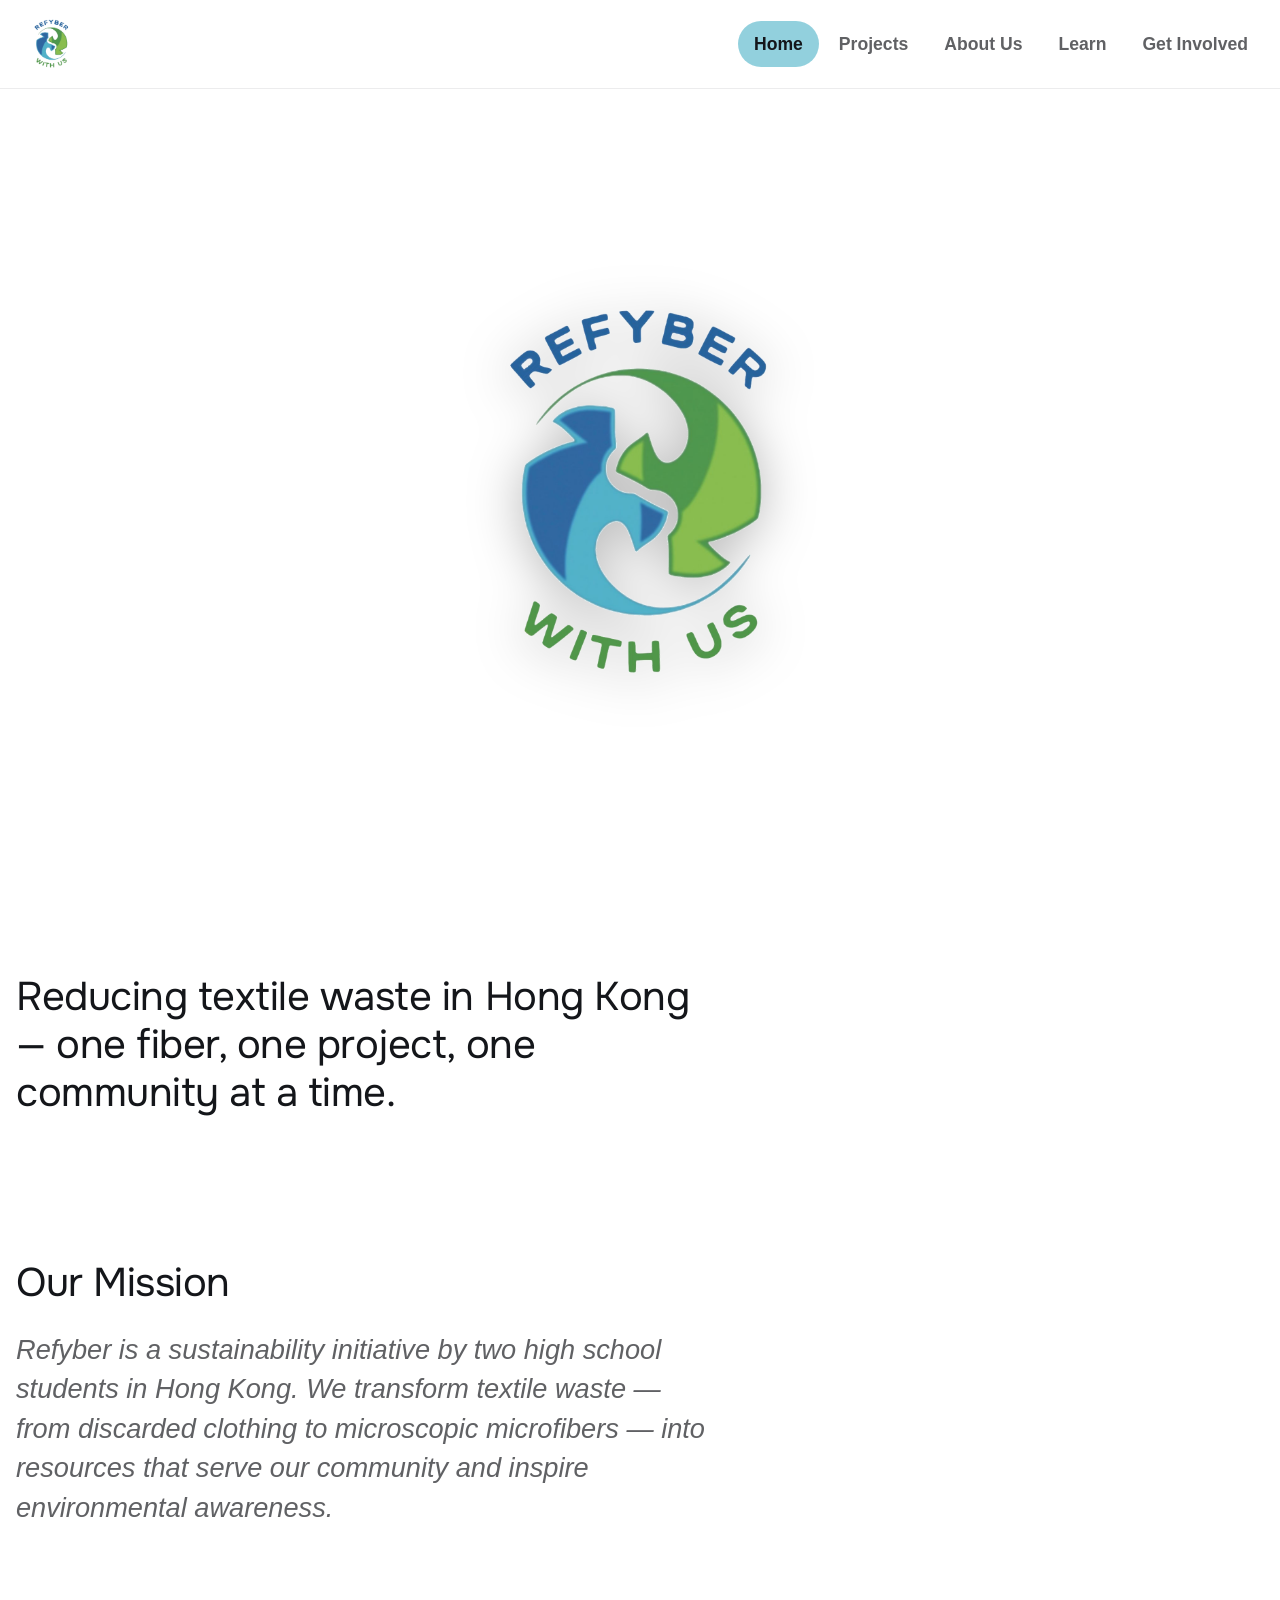
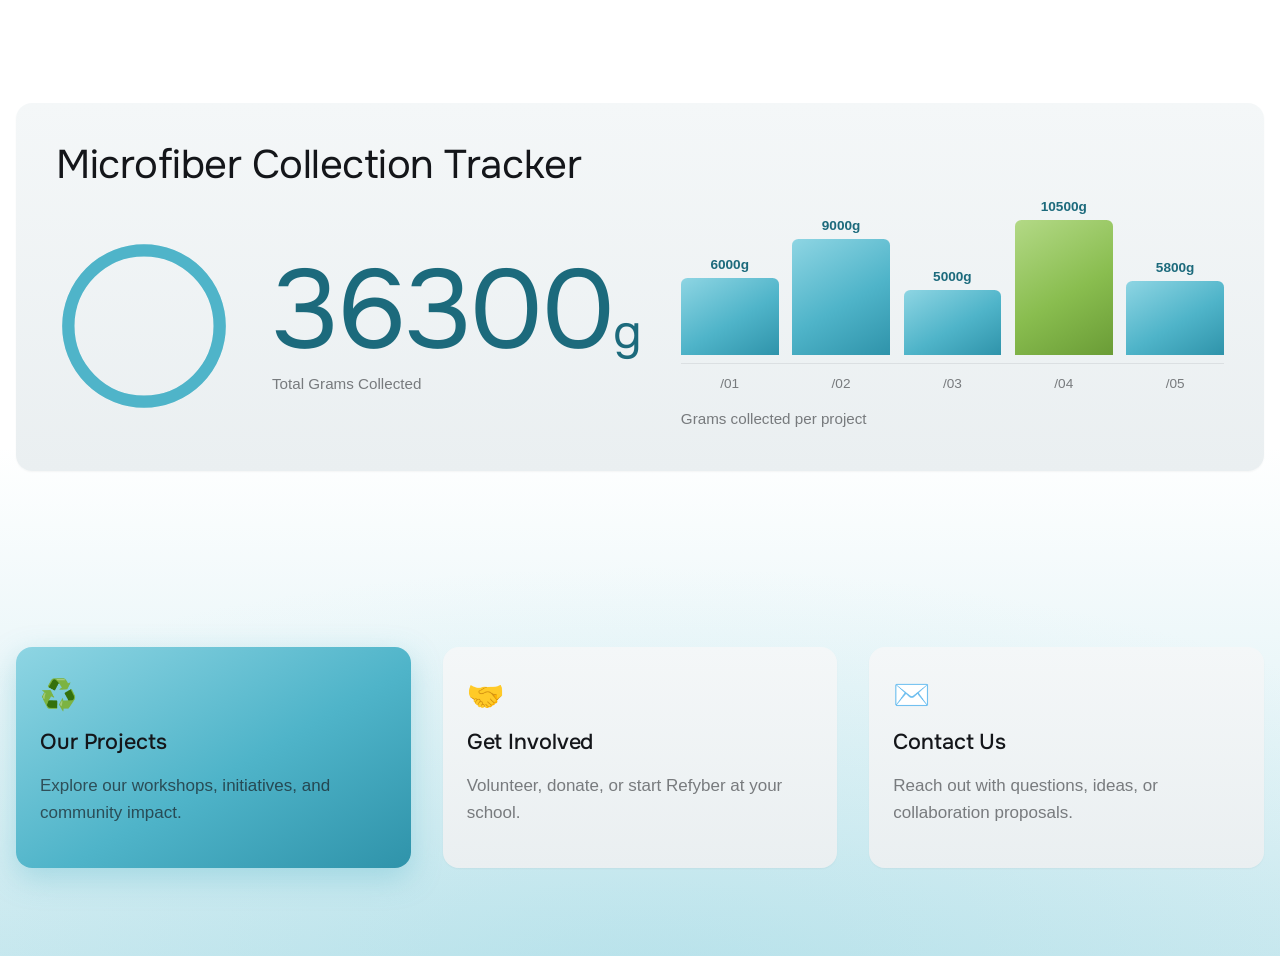
<file: index.html>
<!doctype html>
<html lang="en">
  <head>
    <meta charset="utf-8" />
    <meta name="viewport" content="width=device-width, initial-scale=1" />
    <title>Refyber — One Textile at a Time</title>
    <meta name="description" content="A sustainability initiative by students in Hong Kong focused on textile waste reduction." />
    <link rel="preconnect" href="https://fonts.googleapis.com" />
    <link rel="preconnect" href="https://fonts.gstatic.com" crossorigin />
    <link href="https://fonts.googleapis.com/css2?family=Onest:wght@400;500;600;700&display=swap" rel="stylesheet" />
    <link rel="stylesheet" href="./styles.css" />
  </head>
  <body class="page-home">
    <div class="site">
      <nav class="nav" aria-label="Main navigation">
        <div class="nav-inner">
          <a href="./index.html"><img class="logo" src="./refyber-logo.png" alt="Refyber" /></a>
          <div class="nav-links">
            <a class="nav-link active" href="./index.html">Home</a>
            <a class="nav-link" href="./projects.html">Projects</a>
            <a class="nav-link" href="./about.html">About Us</a>
            <a class="nav-link" href="./learn.html">Learn</a>
            <a class="nav-link" href="./get-involved.html">Get Involved</a>
          </div>
          <button class="menu-button" type="button" aria-label="Toggle menu" aria-expanded="false">
            <svg width="24" height="24" fill="none" stroke="currentColor" viewBox="0 0 24 24"><path stroke-linecap="round" stroke-linejoin="round" stroke-width="2" d="M4 6h16M4 12h16M4 18h16" /></svg>
          </button>
        </div>
        <div class="mobile-links">
          <a class="nav-link active" href="./index.html">Home</a>
          <a class="nav-link" href="./projects.html">Projects</a>
          <a class="nav-link" href="./about.html">About Us</a>
          <a class="nav-link" href="./learn.html">Learn</a>
          <a class="nav-link" href="./get-involved.html">Get Involved</a>
        </div>
      </nav>

      <main>
        <section class="hero-liquid" aria-label="Refyber With Us">
          <video class="hero-video" muted playsinline preload="auto">
            <source src="./hero-video.mp4" type="video/mp4" />
          </video>
          <img class="hero-logo" src="./refyber-logo.png" alt="Refyber With Us" />
        </section>
        <section class="home-copy">
          <div class="container text-left">
            <p>Reducing textile waste in Hong Kong — one fiber, one project, one community at a time.</p>
          </div>
        </section>
        <section class="section">
          <div class="container text-left">
            <h2>Our Mission</h2>
            <p class="lede">Refyber is a sustainability initiative by two high school students in Hong Kong. We transform textile waste — from discarded clothing to microscopic microfibers — into resources that serve our community and inspire environmental awareness.</p>
          </div>
        </section>
        <section class="section">
          <div class="container">
            <div class="tracker panel">
              <h2>Microfiber Collection Tracker</h2>
              <div class="tracker-viz">
                <svg class="tracker-ring" viewBox="0 0 200 200" role="img" aria-label="36,300 grams collected">
                  <circle class="ring-track" cx="100" cy="100" r="86" />
                  <circle class="ring-fill" cx="100" cy="100" r="86" />
                </svg>
                <div class="tracker-figure">
                  <strong>36300<span class="unit">g</span></strong>
                  <span class="muted small">Total Grams Collected</span>
                </div>
                <div class="tracker-chart" role="img" aria-label="Grams collected per project: 6,000, 9,000, 5,000, 10,500, 5,800">
                  <div class="chart-bars">
                    <span class="bar" style="--v:57%"><em>6000g</em></span>
                    <span class="bar" style="--v:86%"><em>9000g</em></span>
                    <span class="bar" style="--v:48%"><em>5000g</em></span>
                    <span class="bar bar-alt" style="--v:100%"><em>10500g</em></span>
                    <span class="bar" style="--v:55%"><em>5800g</em></span>
                  </div>
                  <div class="chart-axis"><span>/01</span><span>/02</span><span>/03</span><span>/04</span><span>/05</span></div>
                  <span class="chart-caption muted small">Grams collected per project</span>
                </div>
              </div>
            </div>
          </div>
        </section>
        <section class="section">
          <div class="container grid three">
            <a class="card card-link accent-fill" href="./projects.html"><span class="card-icon">♻️</span><h3>Our Projects</h3><p class="muted">Explore our workshops, initiatives, and community impact.</p></a>
            <a class="card card-link" href="./get-involved.html"><span class="card-icon">🤝</span><h3>Get Involved</h3><p class="muted">Volunteer, donate, or start Refyber at your school.</p></a>
            <a class="card card-link" href="./get-involved.html#contact"><span class="card-icon">✉️</span><h3>Contact Us</h3><p class="muted">Reach out with questions, ideas, or collaboration proposals.</p></a>
          </div>
        </section>
      </main>
    </div>
    <script src="./site.js"></script>
  </body>
</html>
</file>
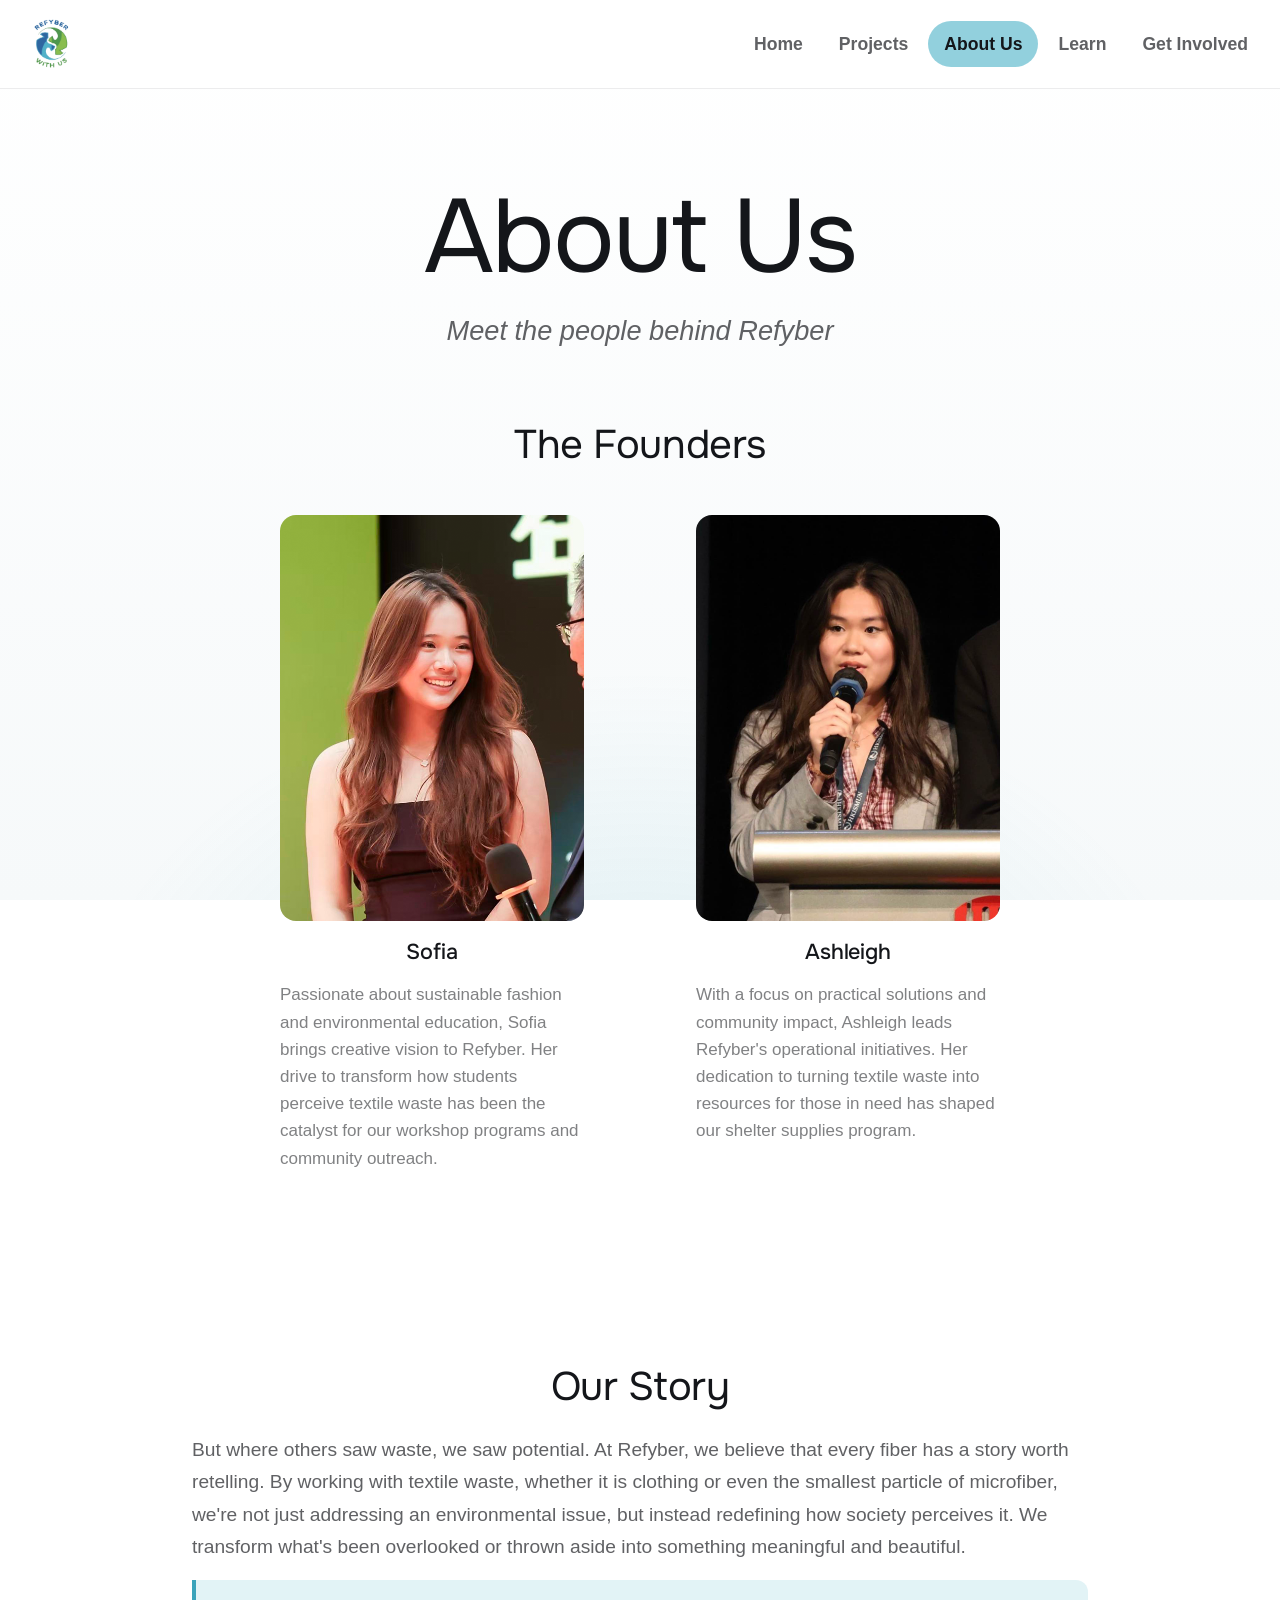
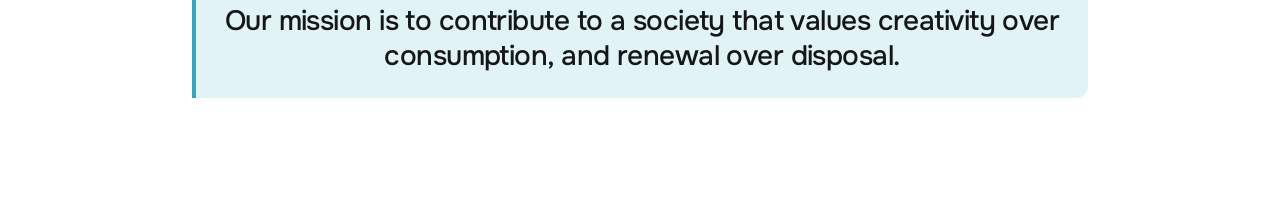
<file: about.html>
<!doctype html>
<html lang="en">
  <head>
    <meta charset="utf-8" />
    <meta name="viewport" content="width=device-width, initial-scale=1" />
    <title>About Us — Refyber</title>
    <link rel="preconnect" href="https://fonts.googleapis.com" />
    <link rel="preconnect" href="https://fonts.gstatic.com" crossorigin />
    <link href="https://fonts.googleapis.com/css2?family=Onest:wght@400;500;600;700&display=swap" rel="stylesheet" />
    <link rel="stylesheet" href="./styles.css" />
  </head>
  <body>
    <div class="site">
      <nav class="nav" aria-label="Main navigation"><div class="nav-inner"><a href="./index.html"><img class="logo" src="./refyber-logo.png" alt="Refyber" /></a><div class="nav-links"><a class="nav-link" href="./index.html">Home</a><a class="nav-link" href="./projects.html">Projects</a><a class="nav-link active" href="./about.html">About Us</a><a class="nav-link" href="./learn.html">Learn</a><a class="nav-link" href="./get-involved.html">Get Involved</a></div><button class="menu-button" type="button" aria-label="Toggle menu" aria-expanded="false"><svg width="24" height="24" fill="none" stroke="currentColor" viewBox="0 0 24 24"><path stroke-linecap="round" stroke-linejoin="round" stroke-width="2" d="M4 6h16M4 12h16M4 18h16" /></svg></button></div><div class="mobile-links"><a class="nav-link" href="./index.html">Home</a><a class="nav-link" href="./projects.html">Projects</a><a class="nav-link active" href="./about.html">About Us</a><a class="nav-link" href="./learn.html">Learn</a><a class="nav-link" href="./get-involved.html">Get Involved</a></div></nav>
      <main>
        <header class="page-hero"><div class="container"><h1>About Us</h1><p class="lede">Meet the people behind Refyber</p></div></header>
        <section class="section"><div class="container"><h2 class="center">The Founders</h2><div class="grid two founders"><article class="founder"><img class="founder-photo" src="./founder-sofia.png" alt="Sofia" width="600" height="800" /><h3>Sofia</h3><p class="muted">Passionate about sustainable fashion and environmental education, Sofia brings creative vision to Refyber. Her drive to transform how students perceive textile waste has been the catalyst for our workshop programs and community outreach.</p></article><article class="founder"><img class="founder-photo" src="./founder-ashleigh.png" alt="Ashleigh" width="600" height="800" /><h3>Ashleigh</h3><p class="muted">With a focus on practical solutions and community impact, Ashleigh leads Refyber's operational initiatives. Her dedication to turning textile waste into resources for those in need has shaped our shelter supplies program.</p></article></div></div></section>
        <section class="section narrow"><div class="container body-copy"><h2 class="center">Our Story</h2><p>But where others saw waste, we saw potential. At Refyber, we believe that every fiber has a story worth retelling. By working with textile waste, whether it is clothing or even the smallest particle of microfiber, we're not just addressing an environmental issue, but instead redefining how society perceives it. We transform what's been overlooked or thrown aside into something meaningful and beautiful.</p><p class="quote">Our mission is to contribute to a society that values creativity over consumption, and renewal over disposal.</p></div></section>
      </main>
    </div>
    <script src="./site.js"></script>
  </body>
</html>
</file>
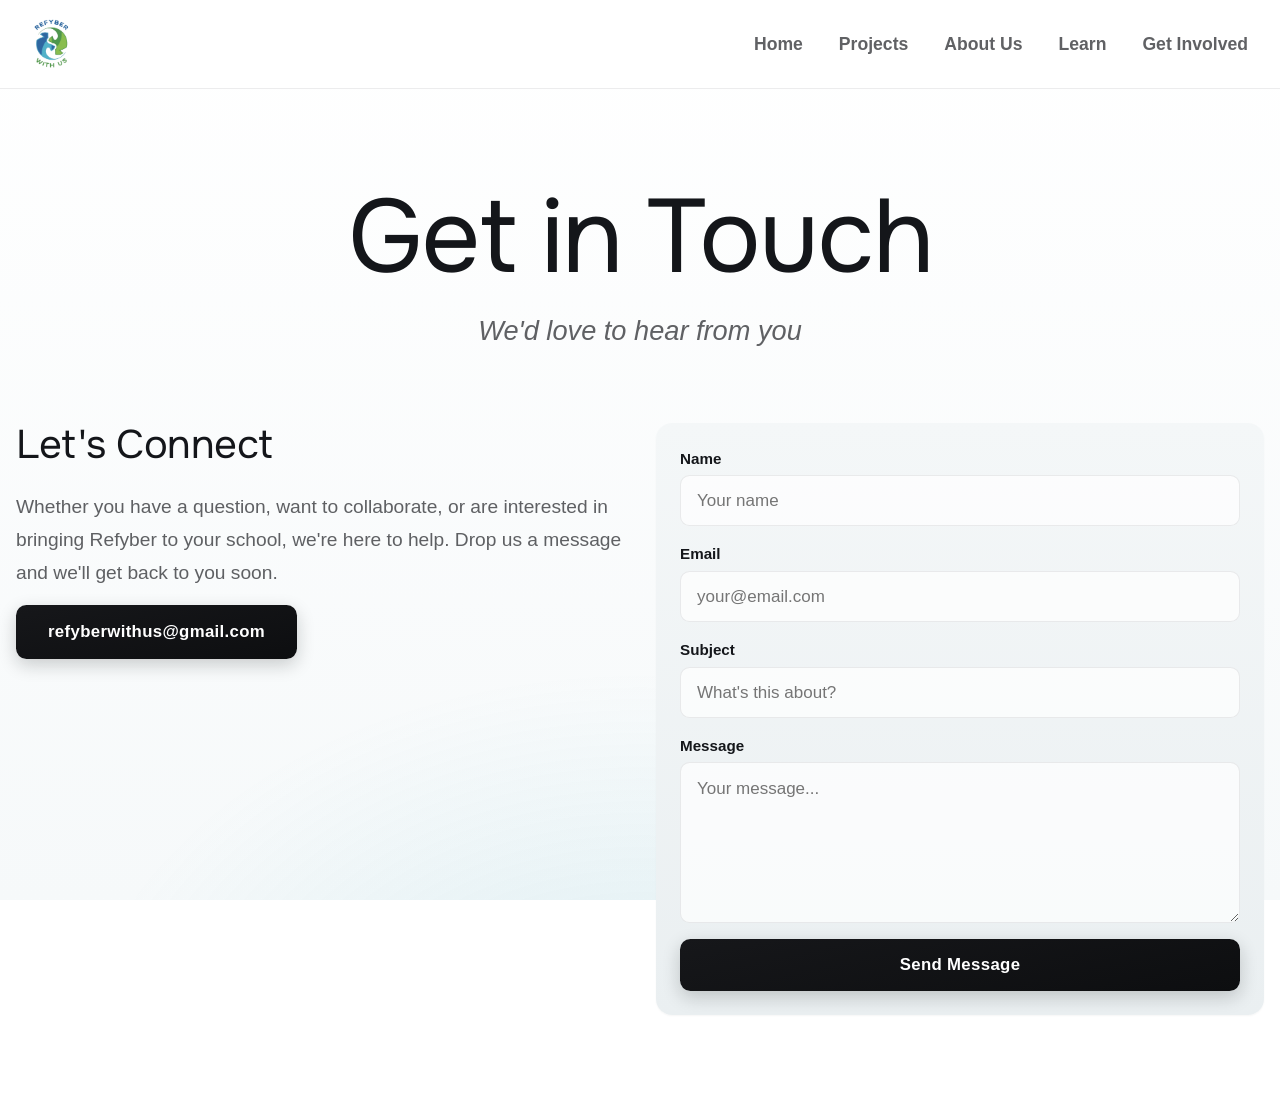
<file: contact.html>
<!doctype html>
<html lang="en">
  <head><meta charset="utf-8" /><meta name="viewport" content="width=device-width, initial-scale=1" /><title>Contact — Refyber</title><link rel="preconnect" href="https://fonts.googleapis.com" /><link rel="preconnect" href="https://fonts.gstatic.com" crossorigin /><link href="https://fonts.googleapis.com/css2?family=Onest:wght@400;500;600;700&display=swap" rel="stylesheet" /><link rel="stylesheet" href="./styles.css" /></head>
  <body><div class="site">
    <nav class="nav" aria-label="Main navigation"><div class="nav-inner"><a href="./index.html"><img class="logo" src="./refyber-logo.png" alt="Refyber" /></a><div class="nav-links"><a class="nav-link" href="./index.html">Home</a><a class="nav-link" href="./projects.html">Projects</a><a class="nav-link" href="./about.html">About Us</a><a class="nav-link" href="./learn.html">Learn</a><a class="nav-link" href="./get-involved.html">Get Involved</a></div><button class="menu-button" type="button" aria-label="Toggle menu" aria-expanded="false"><svg width="24" height="24" fill="none" stroke="currentColor" viewBox="0 0 24 24"><path stroke-linecap="round" stroke-linejoin="round" stroke-width="2" d="M4 6h16M4 12h16M4 18h16" /></svg></button></div><div class="mobile-links"><a class="nav-link" href="./index.html">Home</a><a class="nav-link" href="./projects.html">Projects</a><a class="nav-link" href="./about.html">About Us</a><a class="nav-link" href="./learn.html">Learn</a><a class="nav-link" href="./get-involved.html">Get Involved</a></div></nav>
    <main><header class="page-hero"><div class="container"><h1>Get in Touch</h1><p class="lede">We'd love to hear from you</p></div></header><section class="section"><div class="container grid two"><div class="body-copy"><h2>Let's Connect</h2><p>Whether you have a question, want to collaborate, or are interested in bringing Refyber to your school, we're here to help. Drop us a message and we'll get back to you soon.</p><p><a class="button" href="mailto:refyberwithus@gmail.com">refyberwithus@gmail.com</a></p></div><form class="panel form" data-static-form><div class="field"><label for="contact-name">Name</label><input id="contact-name" type="text" required placeholder="Your name" /></div><div class="field"><label for="contact-email">Email</label><input id="contact-email" type="email" required placeholder="your@email.com" /></div><div class="field"><label for="contact-subject">Subject</label><input id="contact-subject" type="text" required placeholder="What's this about?" /></div><div class="field"><label for="contact-message">Message</label><textarea id="contact-message" rows="5" required placeholder="Your message..."></textarea></div><button class="button" type="submit">Send Message</button><p class="form-note">This static copy does not submit messages. Use the email link to contact Refyber.</p></form></div></section></main>
  </div><script src="./site.js"></script></body>
</html>
</file>
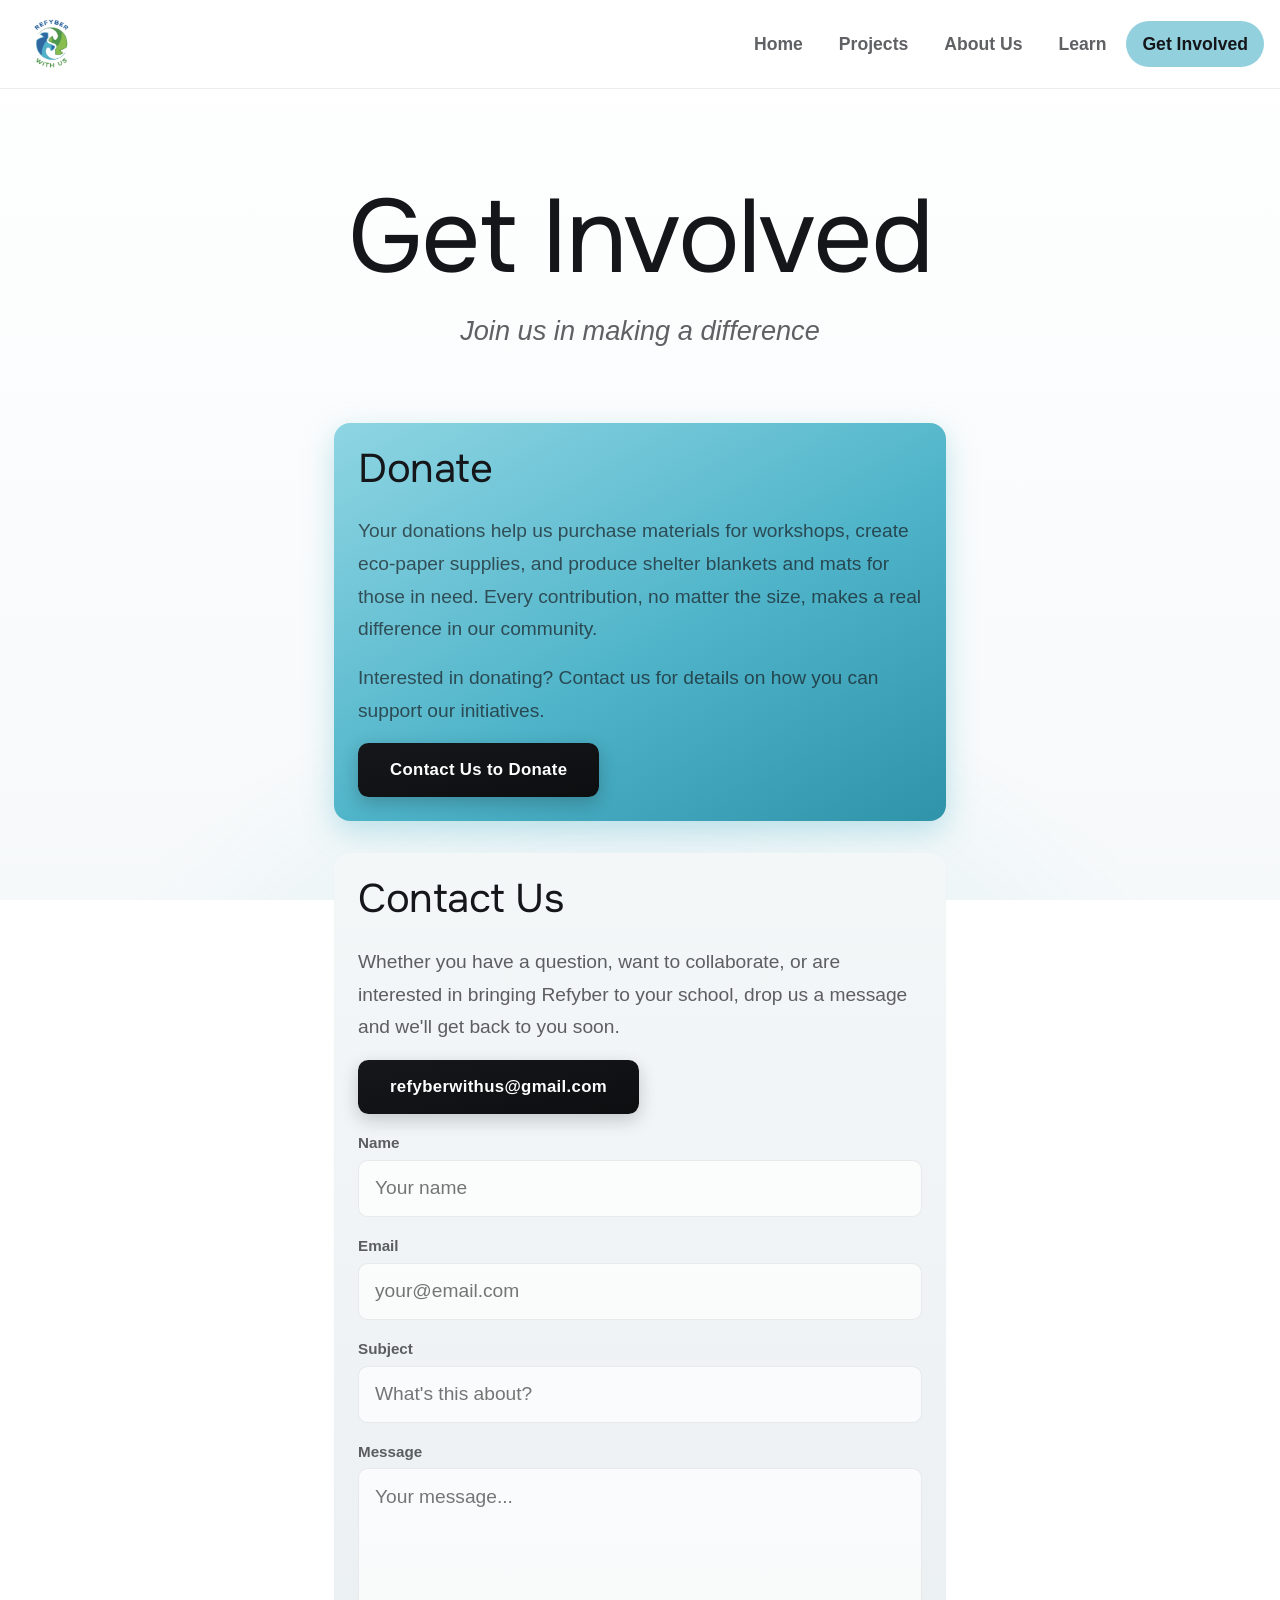
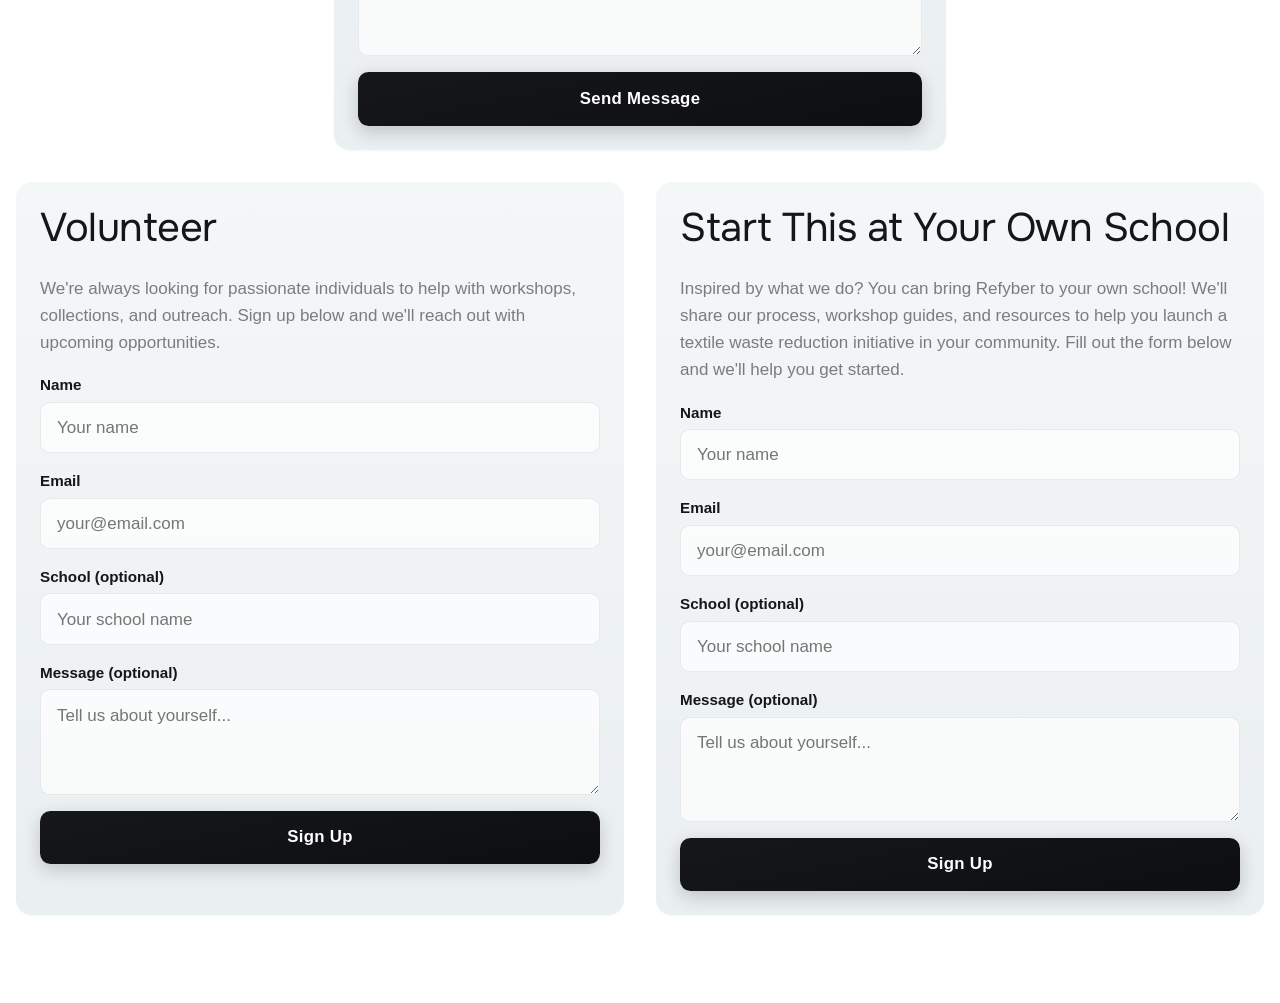
<file: get-involved.html>
<!doctype html>
<html lang="en">
  <head><meta charset="utf-8" /><meta name="viewport" content="width=device-width, initial-scale=1" /><title>Get Involved — Refyber</title><link rel="preconnect" href="https://fonts.googleapis.com" /><link rel="preconnect" href="https://fonts.gstatic.com" crossorigin /><link href="https://fonts.googleapis.com/css2?family=Onest:wght@400;500;600;700&display=swap" rel="stylesheet" /><link rel="stylesheet" href="./styles.css" /></head>
  <body><div class="site">
    <nav class="nav" aria-label="Main navigation"><div class="nav-inner"><a href="./index.html"><img class="logo" src="./refyber-logo.png" alt="Refyber" /></a><div class="nav-links"><a class="nav-link" href="./index.html">Home</a><a class="nav-link" href="./projects.html">Projects</a><a class="nav-link" href="./about.html">About Us</a><a class="nav-link" href="./learn.html">Learn</a><a class="nav-link active" href="./get-involved.html">Get Involved</a></div><button class="menu-button" type="button" aria-label="Toggle menu" aria-expanded="false"><svg width="24" height="24" fill="none" stroke="currentColor" viewBox="0 0 24 24"><path stroke-linecap="round" stroke-linejoin="round" stroke-width="2" d="M4 6h16M4 12h16M4 18h16" /></svg></button></div><div class="mobile-links"><a class="nav-link" href="./index.html">Home</a><a class="nav-link" href="./projects.html">Projects</a><a class="nav-link" href="./about.html">About Us</a><a class="nav-link" href="./learn.html">Learn</a><a class="nav-link active" href="./get-involved.html">Get Involved</a></div></nav>
    <main><header class="page-hero"><div class="container"><h1>Get Involved</h1><p class="lede">Join us in making a difference</p></div></header><section class="section"><div class="container grid two"><article class="panel body-copy accent-fill full"><h2>Donate</h2><p>Your donations help us purchase materials for workshops, create eco-paper supplies, and produce shelter blankets and mats for those in need. Every contribution, no matter the size, makes a real difference in our community.</p><p>Interested in donating? Contact us for details on how you can support our initiatives.</p><a class="button alt" href="#contact">Contact Us to Donate</a></article><article class="panel body-copy full" id="contact"><h2>Contact Us</h2><p>Whether you have a question, want to collaborate, or are interested in bringing Refyber to your school, drop us a message and we'll get back to you soon.</p><p><a class="button" href="mailto:refyberwithus@gmail.com">refyberwithus@gmail.com</a></p><form class="form" data-static-form><div class="field"><label for="contact-name">Name</label><input id="contact-name" type="text" required placeholder="Your name" /></div><div class="field"><label for="contact-email">Email</label><input id="contact-email" type="email" required placeholder="your@email.com" /></div><div class="field"><label for="contact-subject">Subject</label><input id="contact-subject" type="text" required placeholder="What's this about?" /></div><div class="field"><label for="contact-message">Message</label><textarea id="contact-message" rows="5" required placeholder="Your message..."></textarea></div><button class="button" type="submit">Send Message</button><p class="form-note">This static copy does not submit messages. Use the email link to contact Refyber.</p></form></article><article class="panel"><h2>Volunteer</h2><p class="muted">We're always looking for passionate individuals to help with workshops, collections, and outreach. Sign up below and we'll reach out with upcoming opportunities.</p><form class="form" data-static-form><div class="field"><label>Name</label><input type="text" required placeholder="Your name" /></div><div class="field"><label>Email</label><input type="email" required placeholder="your@email.com" /></div><div class="field"><label>School (optional)</label><input type="text" placeholder="Your school name" /></div><div class="field"><label>Message (optional)</label><textarea rows="3" placeholder="Tell us about yourself..."></textarea></div><button class="button" type="submit">Sign Up</button><p class="form-note">This static copy does not submit forms. Use Contact for real messages.</p></form></article><article class="panel"><h2>Start This at Your Own School</h2><p class="muted">Inspired by what we do? You can bring Refyber to your own school! We'll share our process, workshop guides, and resources to help you launch a textile waste reduction initiative in your community. Fill out the form below and we'll help you get started.</p><form class="form" data-static-form><div class="field"><label>Name</label><input type="text" required placeholder="Your name" /></div><div class="field"><label>Email</label><input type="email" required placeholder="your@email.com" /></div><div class="field"><label>School (optional)</label><input type="text" placeholder="Your school name" /></div><div class="field"><label>Message (optional)</label><textarea rows="3" placeholder="Tell us about yourself..."></textarea></div><button class="button" type="submit">Sign Up</button><p class="form-note">This static copy does not submit forms. Use Contact for real messages.</p></form></article></div></section></main>
  </div><script src="./site.js"></script></body>
</html>
</file>
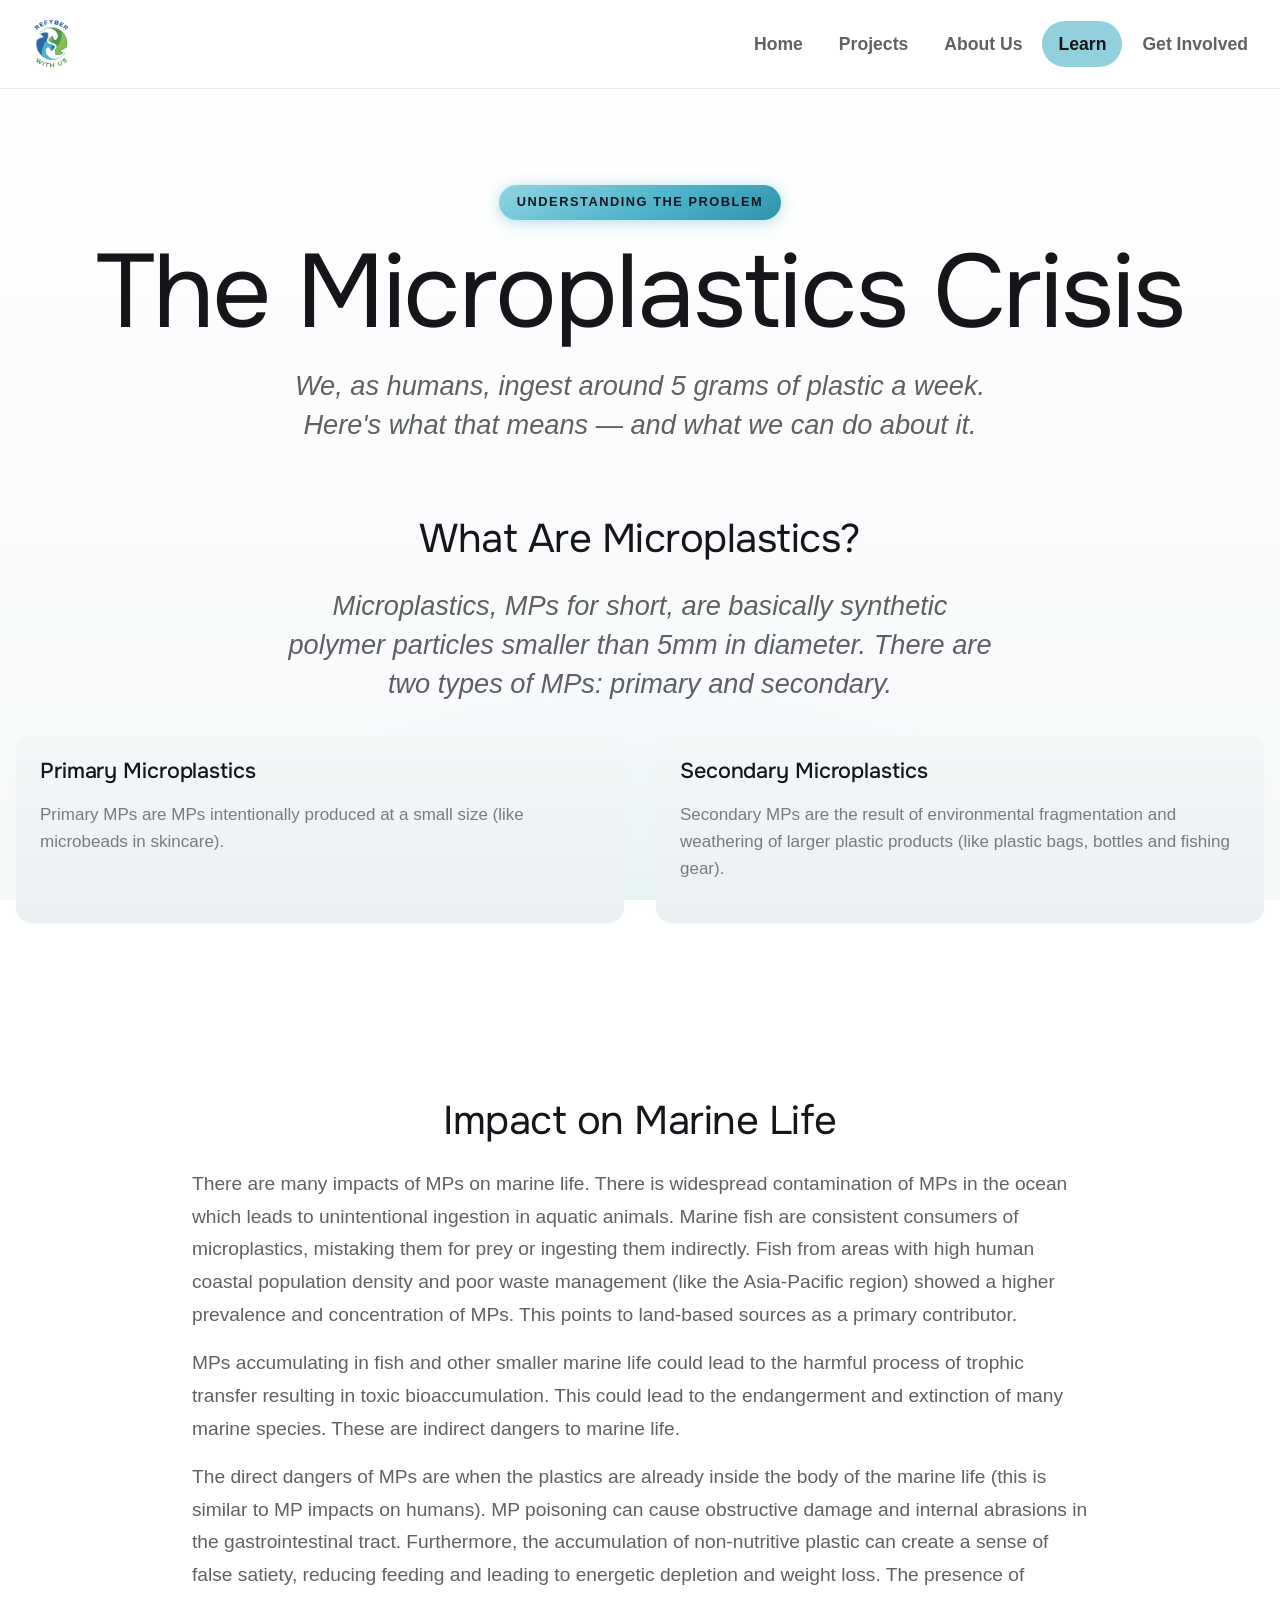
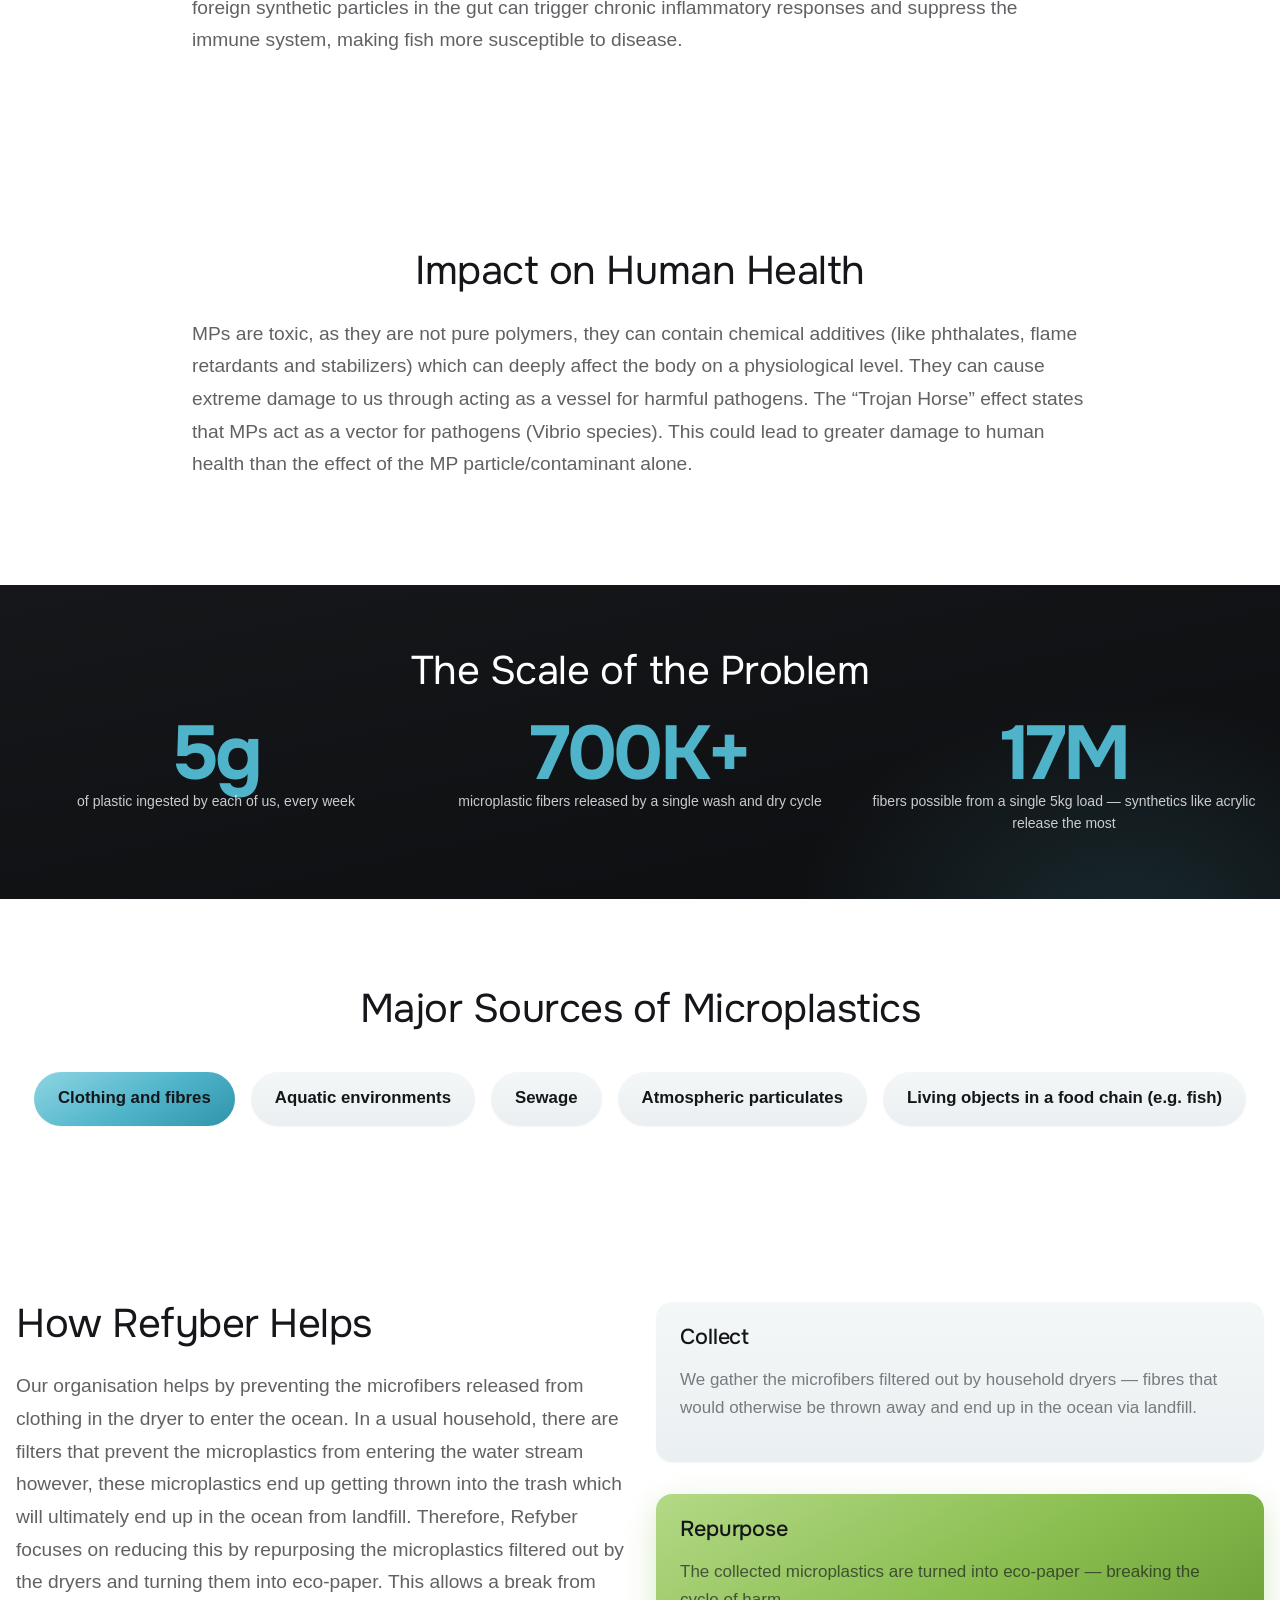
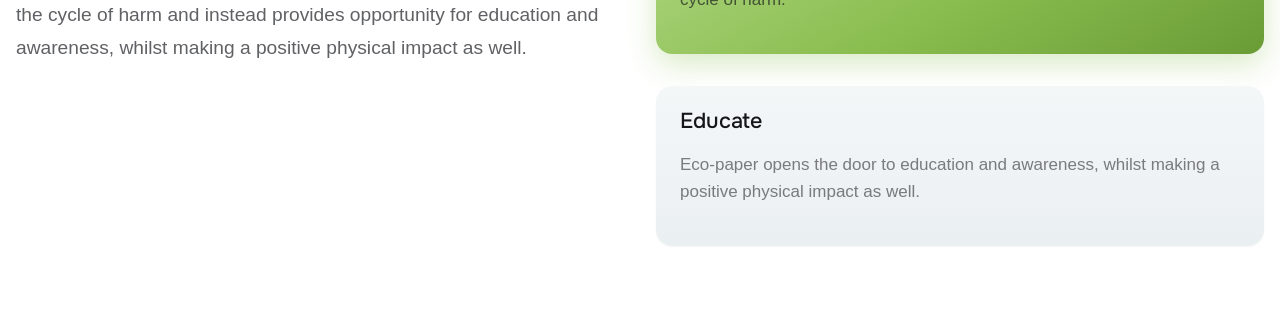
<file: learn.html>
<!doctype html>
<html lang="en">
  <head><meta charset="utf-8" /><meta name="viewport" content="width=device-width, initial-scale=1" /><title>Learn — Refyber</title><link rel="preconnect" href="https://fonts.googleapis.com" /><link rel="preconnect" href="https://fonts.gstatic.com" crossorigin /><link href="https://fonts.googleapis.com/css2?family=Onest:wght@400;500;600;700&display=swap" rel="stylesheet" /><link rel="stylesheet" href="./styles.css" /></head>
  <body><div class="site">
    <nav class="nav" aria-label="Main navigation"><div class="nav-inner"><a href="./index.html"><img class="logo" src="./refyber-logo.png" alt="Refyber" /></a><div class="nav-links"><a class="nav-link" href="./index.html">Home</a><a class="nav-link" href="./projects.html">Projects</a><a class="nav-link" href="./about.html">About Us</a><a class="nav-link active" href="./learn.html">Learn</a><a class="nav-link" href="./get-involved.html">Get Involved</a></div><button class="menu-button" type="button" aria-label="Toggle menu" aria-expanded="false"><svg width="24" height="24" fill="none" stroke="currentColor" viewBox="0 0 24 24"><path stroke-linecap="round" stroke-linejoin="round" stroke-width="2" d="M4 6h16M4 12h16M4 18h16" /></svg></button></div><div class="mobile-links"><a class="nav-link" href="./index.html">Home</a><a class="nav-link" href="./projects.html">Projects</a><a class="nav-link" href="./about.html">About Us</a><a class="nav-link active" href="./learn.html">Learn</a><a class="nav-link" href="./get-involved.html">Get Involved</a></div></nav>
    <main>
      <header class="page-hero"><div class="container"><p class="eyebrow">Understanding the Problem</p><h1>The Microplastics Crisis</h1><p class="lede">We, as humans, ingest around 5 grams of plastic a week. Here's what that means — and what we can do about it.</p></div></header>
      <section class="section"><div class="container"><h2 class="center">What Are Microplastics?</h2><p class="lede center">Microplastics, MPs for short, are basically synthetic polymer particles smaller than 5mm in diameter. There are two types of MPs: primary and secondary.</p><div class="grid two" style="margin-top:2rem"><article class="card"><h3>Primary Microplastics</h3><p class="muted">Primary MPs are MPs intentionally produced at a small size (like microbeads in skincare).</p></article><article class="card"><h3>Secondary Microplastics</h3><p class="muted">Secondary MPs are the result of environmental fragmentation and weathering of larger plastic products (like plastic bags, bottles and fishing gear).</p></article></div></div></section>
      <section class="section narrow"><div class="container body-copy"><h2 class="center">Impact on Marine Life</h2><p>There are many impacts of MPs on marine life. There is widespread contamination of MPs in the ocean which leads to unintentional ingestion in aquatic animals. Marine fish are consistent consumers of microplastics, mistaking them for prey or ingesting them indirectly. Fish from areas with high human coastal population density and poor waste management (like the Asia-Pacific region) showed a higher prevalence and concentration of MPs. This points to land-based sources as a primary contributor.</p><p>MPs accumulating in fish and other smaller marine life could lead to the harmful process of trophic transfer resulting in toxic bioaccumulation. This could lead to the endangerment and extinction of many marine species. These are indirect dangers to marine life.</p><p>The direct dangers of MPs are when the plastics are already inside the body of the marine life (this is similar to MP impacts on humans). MP poisoning can cause obstructive damage and internal abrasions in the gastrointestinal tract. Furthermore, the accumulation of non-nutritive plastic can create a sense of false satiety, reducing feeding and leading to energetic depletion and weight loss. The presence of foreign synthetic particles in the gut can trigger chronic inflammatory responses and suppress the immune system, making fish more susceptible to disease.</p></div></section>
      <section class="section narrow"><div class="container body-copy"><h2 class="center">Impact on Human Health</h2><p>MPs are toxic, as they are not pure polymers, they can contain chemical additives (like phthalates, flame retardants and stabilizers) which can deeply affect the body on a physiological level. They can cause extreme damage to us through acting as a vessel for harmful pathogens. The &ldquo;Trojan Horse&rdquo; effect states that MPs act as a vector for pathogens (Vibrio species). This could lead to greater damage to human health than the effect of the MP particle/contaminant alone.</p></div></section>
      <section class="dark-band"><div class="container"><h2 class="center">The Scale of the Problem</h2><div class="numbers"><div class="number"><strong>5g</strong><span>of plastic ingested by each of us, every week</span></div><div class="number"><strong>700K+</strong><span>microplastic fibers released by a single wash and dry cycle</span></div><div class="number"><strong>17M</strong><span>fibers possible from a single 5kg load — synthetics like acrylic release the most</span></div></div></div></section>
      <section class="section"><div class="container"><h2 class="center">Major Sources of Microplastics</h2><div class="chips"><span class="chip accent-fill">Clothing and fibres</span><span class="chip">Aquatic environments</span><span class="chip">Sewage</span><span class="chip">Atmospheric particulates</span><span class="chip">Living objects in a food chain (e.g. fish)</span></div></div></section>
      <section class="section"><div class="container grid two"><div><h2>How Refyber Helps</h2><p class="body-copy">Our organisation helps by preventing the microfibers released from clothing in the dryer to enter the ocean. In a usual household, there are filters that prevent the microplastics from entering the water stream however, these microplastics end up getting thrown into the trash which will ultimately end up in the ocean from landfill. Therefore, Refyber focuses on reducing this by repurposing the microplastics filtered out by the dryers and turning them into eco-paper. This allows a break from the cycle of harm and instead provides opportunity for education and awareness, whilst making a positive physical impact as well.</p></div><div class="grid"><article class="card"><h3>Collect</h3><p class="muted">We gather the microfibers filtered out by household dryers — fibres that would otherwise be thrown away and end up in the ocean via landfill.</p></article><article class="card accent-fill-alt"><h3>Repurpose</h3><p class="muted">The collected microplastics are turned into eco-paper — breaking the cycle of harm.</p></article><article class="card"><h3>Educate</h3><p class="muted">Eco-paper opens the door to education and awareness, whilst making a positive physical impact as well.</p></article></div></div></section>
    </main>
  </div><script src="./site.js"></script></body>
</html>
</file>
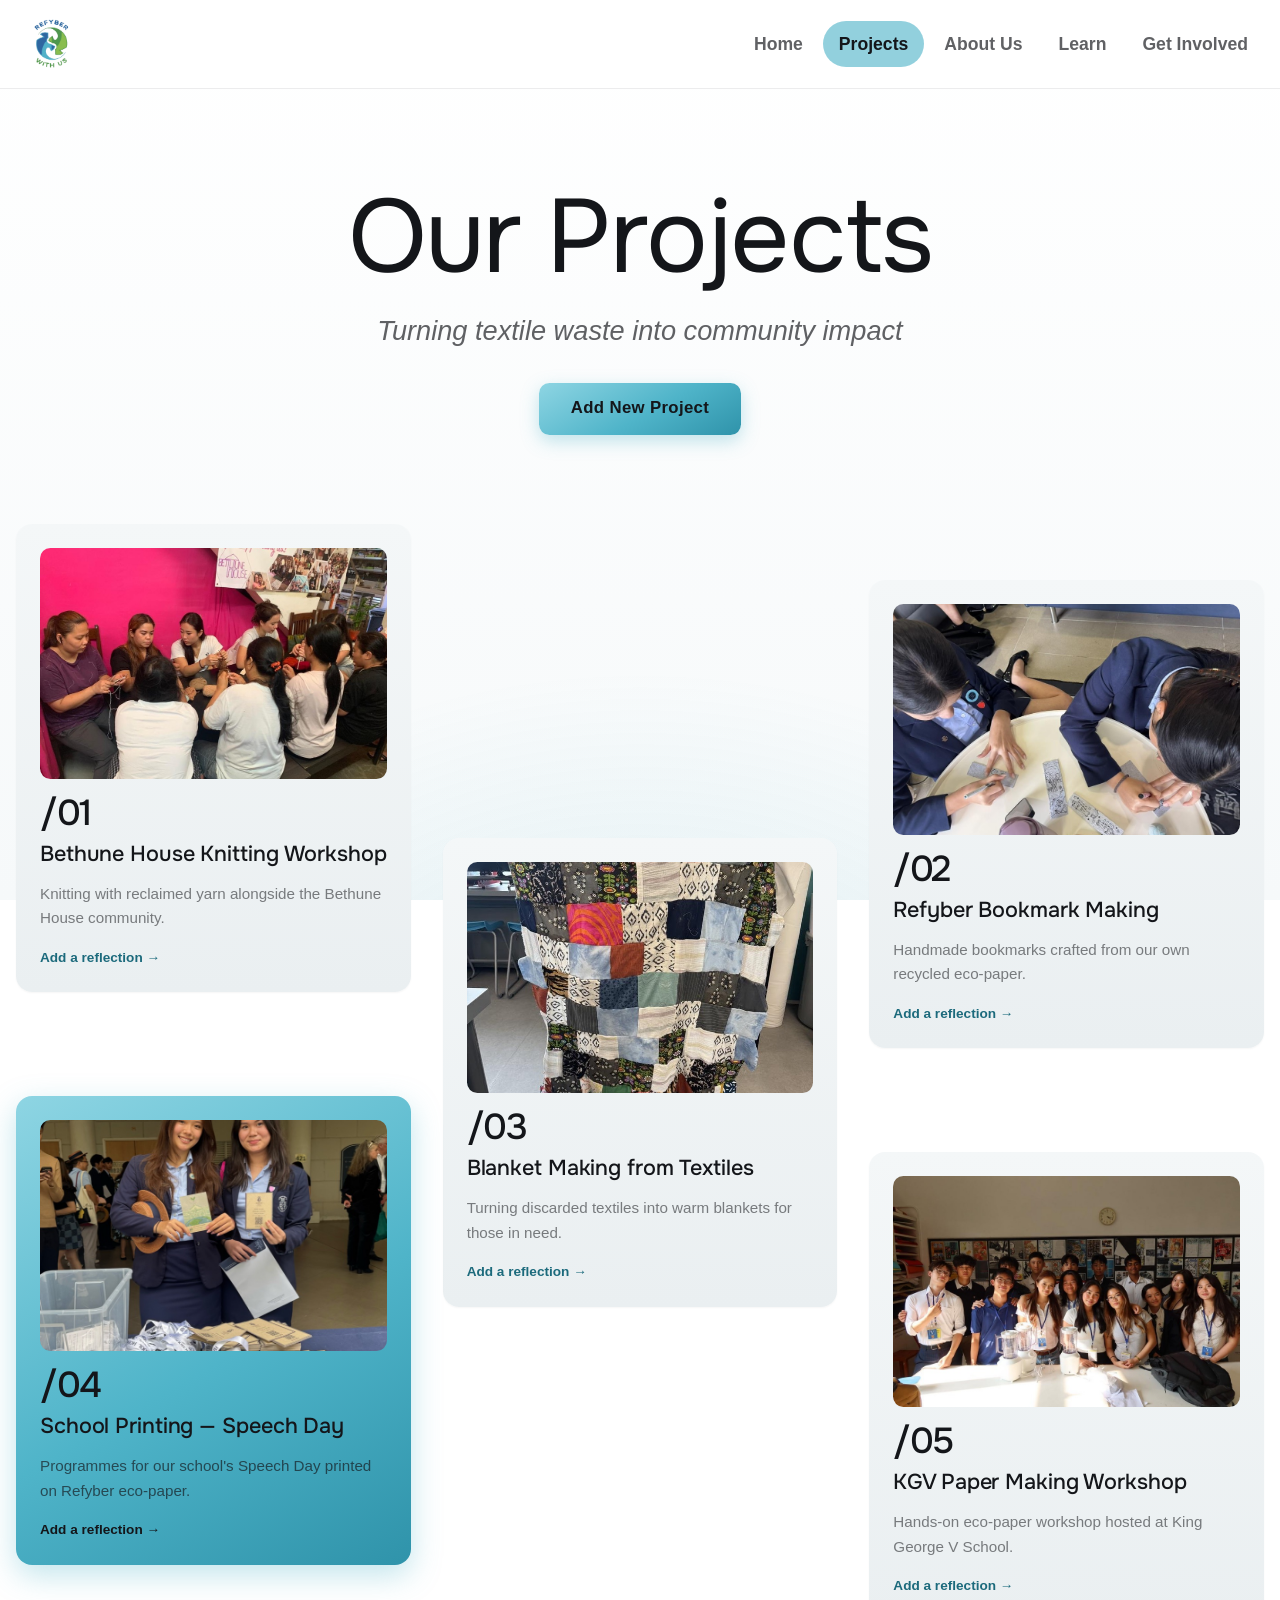
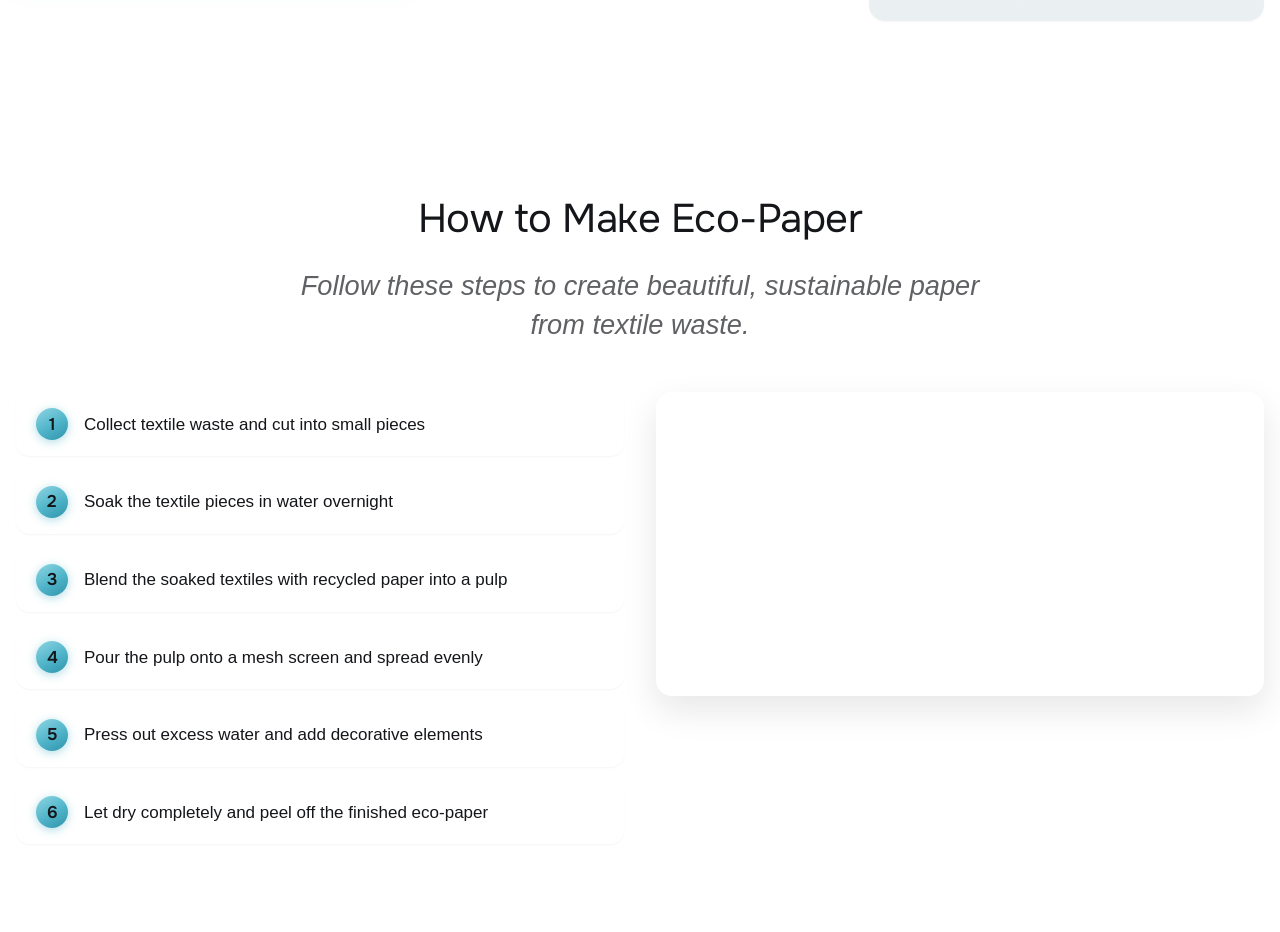
<file: projects.html>
<!doctype html>
<html lang="en">
  <head><meta charset="utf-8" /><meta name="viewport" content="width=device-width, initial-scale=1" /><title>Projects — Refyber</title><link rel="preconnect" href="https://fonts.googleapis.com" /><link rel="preconnect" href="https://fonts.gstatic.com" crossorigin /><link href="https://fonts.googleapis.com/css2?family=Onest:wght@400;500;600;700&display=swap" rel="stylesheet" /><link rel="stylesheet" href="./styles.css" /></head>
  <body><div class="site">
    <nav class="nav" aria-label="Main navigation"><div class="nav-inner"><a href="./index.html"><img class="logo" src="./refyber-logo.png" alt="Refyber" /></a><div class="nav-links"><a class="nav-link" href="./index.html">Home</a><a class="nav-link active" href="./projects.html">Projects</a><a class="nav-link" href="./about.html">About Us</a><a class="nav-link" href="./learn.html">Learn</a><a class="nav-link" href="./get-involved.html">Get Involved</a></div><button class="menu-button" type="button" aria-label="Toggle menu" aria-expanded="false"><svg width="24" height="24" fill="none" stroke="currentColor" viewBox="0 0 24 24"><path stroke-linecap="round" stroke-linejoin="round" stroke-width="2" d="M4 6h16M4 12h16M4 18h16" /></svg></button></div><div class="mobile-links"><a class="nav-link" href="./index.html">Home</a><a class="nav-link active" href="./projects.html">Projects</a><a class="nav-link" href="./about.html">About Us</a><a class="nav-link" href="./learn.html">Learn</a><a class="nav-link" href="./get-involved.html">Get Involved</a></div></nav>
    <main><header class="page-hero"><div class="container"><h1>Our Projects</h1><p class="lede">Turning textile waste into community impact</p><p style="margin-top:2rem"><button class="button alt" type="button" id="add-project-btn">Add New Project</button></p></div></header><section class="section"><div class="container scatter"><article class="card s1 project-card" data-project="p1" data-title="Bethune House Knitting Workshop" tabindex="0" role="button" aria-label="Open Bethune House Knitting Workshop — add a reflection"><img class="scatter-photo" src="./project-01.jpg" alt="Knitting workshop at Bethune House" loading="lazy" /><span class="scatter-num">/01</span><h3>Bethune House Knitting Workshop</h3><p class="muted small">Knitting with reclaimed yarn alongside the Bethune House community.</p><span class="card-cta">Add a reflection →</span></article><article class="card s2 project-card" data-project="p2" data-title="Refyber Bookmark Making" tabindex="0" role="button" aria-label="Open Refyber Bookmark Making — add a reflection"><img class="scatter-photo" src="./project-02.jpg" alt="Students drawing on handmade eco-paper bookmarks" loading="lazy" /><span class="scatter-num">/02</span><h3>Refyber Bookmark Making</h3><p class="muted small">Handmade bookmarks crafted from our own recycled eco-paper.</p><span class="card-cta">Add a reflection →</span></article><article class="card s3 project-card" data-project="p3" data-title="Blanket Making from Textiles" tabindex="0" role="button" aria-label="Open Blanket Making from Textiles — add a reflection"><img class="scatter-photo" src="./project-03.jpg" alt="Finished patchwork blanket made from reclaimed textiles" loading="lazy" /><span class="scatter-num">/03</span><h3>Blanket Making from Textiles</h3><p class="muted small">Turning discarded textiles into warm blankets for those in need.</p><span class="card-cta">Add a reflection →</span></article><article class="card accent-fill s4 project-card" data-project="p4" data-title="School Printing — Speech Day" tabindex="0" role="button" aria-label="Open School Printing — Speech Day — add a reflection"><img class="scatter-photo" src="./project-04.jpg" alt="Speech Day programmes printed on Refyber eco-paper" loading="lazy" /><span class="scatter-num">/04</span><h3>School Printing — Speech Day</h3><p class="muted small">Programmes for our school's Speech Day printed on Refyber eco-paper.</p><span class="card-cta">Add a reflection →</span></article><article class="card s5 project-card" data-project="p5" data-title="KGV Paper Making Workshop" tabindex="0" role="button" aria-label="Open KGV Paper Making Workshop — add a reflection"><img class="scatter-photo" src="./project-05.jpg" alt="KGV paper making workshop group photo" loading="lazy" /><span class="scatter-num">/05</span><h3>KGV Paper Making Workshop</h3><p class="muted small">Hands-on eco-paper workshop hosted at King George V School.</p><span class="card-cta">Add a reflection →</span></article></div></section><section class="section"><div class="container"><h2 class="center">How to Make Eco-Paper</h2><p class="lede center">Follow these steps to create beautiful, sustainable paper from textile waste.</p><div class="tutorial"><div class="steps"><div class="step"><p>Collect textile waste and cut into small pieces</p></div><div class="step"><p>Soak the textile pieces in water overnight</p></div><div class="step"><p>Blend the soaked textiles with recycled paper into a pulp</p></div><div class="step"><p>Pour the pulp onto a mesh screen and spread evenly</p></div><div class="step"><p>Press out excess water and add decorative elements</p></div><div class="step"><p>Let dry completely and peel off the finished eco-paper</p></div></div><video class="ecopaper-video" src="./ecopaper-video.mp4" data-hover-play muted playsinline loop preload="metadata" aria-label="Eco-paper making process video — hover to play"></video></div></div></section><div class="modal" id="new-project-modal" hidden>
      <div class="modal-backdrop" data-close></div>
      <div class="modal-panel" role="dialog" aria-modal="true" aria-labelledby="np-title">
        <button class="modal-close" type="button" data-close aria-label="Close">&times;</button>
        <h2 id="np-title">Add a New Project</h2>
        <p class="modal-note">Fill in the details below and the project appears as a new card underneath. Saved in your own browser only.</p>
        <form class="form" id="new-project-form">
          <div class="field"><label for="np-name">Title</label><input id="np-name" type="text" required placeholder="e.g. Community Paper Workshop" /></div>
          <div class="field"><label for="np-image">Image</label><input id="np-image" type="file" accept="image/*" /></div>
          <img class="rf-preview" id="np-preview" alt="" hidden />
          <div class="field"><label for="np-desc">Description</label><textarea id="np-desc" rows="4" required placeholder="What happened in this project?"></textarea></div>
          <button class="button alt" type="submit">Add Project</button>
          <p class="form-note" id="np-note"></p>
        </form>
      </div>
    </div>
    <div class="modal" id="project-modal" hidden>
      <div class="modal-backdrop" data-close></div>
      <div class="modal-panel" role="dialog" aria-modal="true" aria-labelledby="modal-title">
        <button class="modal-close" type="button" data-close aria-label="Close">&times;</button>
        <h2 id="modal-title">Project</h2>
        <p class="modal-note">Share what this project meant to you. Reflections and photos are saved in your own browser only.</p>
        <div class="reflections" id="reflections"></div>
        <form class="form reflection-form" id="reflection-form">
          <div class="field"><label for="rf-name">Your name</label><input id="rf-name" type="text" required placeholder="Your name" /></div>
          <div class="field"><label for="rf-text">Reflection / comment</label><textarea id="rf-text" rows="4" required placeholder="What did you take away from this project?"></textarea></div>
          <div class="field"><label for="rf-image">Add a photo (optional)</label><input id="rf-image" type="file" accept="image/*" /></div>
          <img class="rf-preview" id="rf-preview" alt="" hidden />
          <button class="button alt" type="submit">Post Reflection</button>
          <p class="form-note" id="rf-note"></p>
        </form>
      </div>
    </div>
    </main>
  </div><script src="./site.js"></script></body>
</html>
</file>
<file: styles.css>
:root {
  --font-body: Helvetica, Arial, sans-serif;
  --font-heading: "Onest", Helvetica, Arial, sans-serif;
  /* Neutral ink */
  --ink: #14161a;
  --ink-soft: rgba(20, 22, 26, 0.68);
  --ink-mute: rgba(20, 22, 26, 0.54);

  --surface: #ffffff;
  --page-1: #ffffff;
  --page-2: #f7f8f6;
  --line: rgba(20, 22, 26, 0.08);

  /* Teal accent (#4FB4C9) — used as a FILL with dark text */
  --accent: #4fb4c9;
  --accent-strong: #3aa3ba;
  --accent-soft: rgba(79, 180, 201, 0.16);
  --accent-ink: #1c6a7c; /* readable teal for text on light */
  --accent-rgb: 79, 180, 201;

  /* Secondary logo green (#89BD4F) — used sparingly, never as the main tone */
  --accent-2: #89bd4f;
  --accent-2-soft: rgba(137, 189, 79, 0.14);
  --accent-2-ink: #4c6f24;

  --graphite: #23262f;
  --graphite-2: #101216;

  /* Gradients — all extending from #4FB4C9 */
  --grad-page: linear-gradient(180deg, #ffffff 0%, #f6f9fa 100%);
  --grad-metal: linear-gradient(180deg, #f4f7f8 0%, #eaeff1 100%);
  --grad-accent: linear-gradient(150deg, #8ed5e3 0%, #4fb4c9 55%, #2f93aa 100%);
  --grad-accent-2: linear-gradient(150deg, #b3d986 0%, #89bd4f 55%, #6a9c36 100%);
  --grad-dark: linear-gradient(168deg, #16171a 0%, #0d0e10 100%);

  --shadow-sm: 0 1px 2px rgba(20, 22, 26, 0.04);
  --shadow-md: 0 14px 34px rgba(20, 22, 26, 0.1);
}

* {
  box-sizing: border-box;
}

html {
  scroll-behavior: smooth;
}

body {
  position: relative;
  margin: 0;
  min-height: 100vh;
  color: var(--ink);
  background: var(--grad-page);
  background-attachment: fixed;
  font-family: var(--font-body);
  font-size: 1.0625rem;
  font-weight: 500;
  line-height: 1.6;
  -webkit-font-smoothing: antialiased;
}

/* Soft lime glow — sits behind everything, never grabs focus */
body::before {
  content: "";
  position: fixed;
  inset: 0;
  z-index: -1;
  pointer-events: none;
  background:
    radial-gradient(56rem 40rem at 50% 120%, rgba(79, 180, 201, 0.14), transparent 64%);
}

/* One continuous lime wash behind the homepage. It spans the whole document
   (scrolls with the page): the hero stays white, the green fades in from the
   Our Mission area and deepens toward the bottom — a single unified field */
body.page-home {
  position: relative;
}

body.page-home::before {
  position: absolute;
  background:
    radial-gradient(110% 24% at 50% 102%, rgba(126, 205, 220, 0.3), transparent 72%),
    linear-gradient(180deg,
      rgba(79, 180, 201, 0) 0%,
      rgba(79, 180, 201, 0) 80%,
      rgba(79, 180, 201, 0.1) 88%,
      rgba(79, 180, 201, 0.19) 95%,
      rgba(79, 180, 201, 0.27) 100%);
}

a {
  color: inherit;
  text-decoration: none;
}

img,
svg {
  display: block;
  max-width: 100%;
}

button,
input,
textarea {
  font: inherit;
}

.site {
  min-height: 100vh;
  display: flex;
  flex-direction: column;
}

.nav {
  position: sticky;
  top: 0;
  z-index: 10;
  background: rgba(255, 255, 255, 0.72);
  border-bottom: 1px solid var(--line);
  backdrop-filter: saturate(140%) blur(12px);
}

.nav-inner,
.container,
.footer-inner {
  width: min(100% - 2rem, 80rem);
  margin: 0 auto;
}

.nav-inner {
  height: 5.5rem;
  display: flex;
  align-items: center;
  justify-content: space-between;
}

.logo {
  width: 310px;
  height: 84px;
  object-fit: contain;
  object-position: left center;
}

.nav-links {
  display: none;
  align-items: center;
  gap: 0.25rem;
}

.nav-link {
  display: block;
  padding: 0.55rem 1rem;
  border-radius: 999px;
  color: var(--ink-soft);
  font-size: 1.1rem;
  font-weight: 600;
  transition: color 160ms ease, background-color 160ms ease;
}

.nav-link:hover,
.nav-link.active {
  color: var(--ink);
  background: rgba(79, 180, 201, 0.62);
}

.menu-button {
  width: 2.5rem;
  height: 2.5rem;
  display: grid;
  place-items: center;
  border: 0;
  border-radius: 0.5rem;
  color: var(--ink-soft);
  background: transparent;
  cursor: pointer;
}

.mobile-links {
  display: none;
  padding: 0 1rem 1rem;
}

.mobile-links.open {
  display: grid;
  gap: 0.25rem;
}

main {
  flex: 1;
}

/* White hero: the logo sits centred and stays visible while the video plays */
.hero-liquid {
  position: relative;
  display: grid;
  place-items: center;
  min-height: calc(100vh - 5.5rem);
  padding: 4rem 1.5rem;
  background: var(--surface);
  overflow: hidden;
}

/* Drone video overlay — fades in on hover, covers the wordmark while playing */
.hero-video {
  position: absolute;
  inset: 0;
  width: 100%;
  height: 100%;
  object-fit: cover;
  opacity: 0;
  transition: opacity 2.5s ease;
  pointer-events: none;
  z-index: 2;
}

.hero-video.show {
  opacity: 1;
}

.hero-logo {
  position: relative;
  z-index: 3; /* above the video, so it stays visible during playback */
  width: min(72vw, 34rem);
  height: auto;
  object-fit: contain;
  filter: drop-shadow(0 6px 26px rgba(0, 0, 0, 0.28));
}

.home-copy {
  margin-top: 0;
  padding: 4.5rem 0 3.5rem;
  text-align: left;
}

/* Alignment utilities (keep constrained paragraphs flush to the chosen edge) */
.text-left {
  text-align: left;
}

.text-right {
  text-align: right;
}

.text-left > .lede,
.text-left > p {
  margin-left: 0 !important;
  margin-right: auto !important;
}

.text-right > .lede,
.text-right > p {
  margin-left: auto !important;
  margin-right: 0 !important;
}

.tracker.text-right {
  margin-left: auto;
  margin-right: 0;
}

.home-copy p,
.lede {
  width: min(100%, 44rem);
  margin: 0 auto;
  color: var(--ink-soft);
  font-family: var(--font-body);
  font-style: italic;
  font-size: clamp(1.35rem, 2.9vw, 1.7rem);
  line-height: 1.45;
  letter-spacing: 0;
}

.home-copy p {
  margin-bottom: 0;
  font-family: var(--font-heading);
  font-style: normal;
  color: var(--ink);
  font-size: clamp(1.75rem, 3.8vw, 2.5rem);
  font-weight: 400;
  letter-spacing: -0.012em;
  line-height: 1.2;
}

.page-hero {
  padding: 6rem 0 2rem;
  text-align: center;
}

/* Tighten the gap between a page hero and the first content section */
.page-hero + .section {
  padding-top: 2.5rem;
}

.eyebrow {
  display: inline-block;
  margin: 0 0 1.25rem;
  padding: 0.45rem 1.1rem;
  border-radius: 999px;
  color: var(--ink);
  background: var(--grad-accent);
  box-shadow: 0 2px 14px rgba(79, 180, 201, 0.45);
  font-size: 0.8rem;
  font-weight: 700;
  letter-spacing: 0.12em;
  text-transform: uppercase;
}

h1,
h2,
h3 {
  margin: 0;
  font-family: var(--font-heading);
  line-height: 1.1;
  letter-spacing: -0.015em;
}

h1 {
  margin-bottom: 1.25rem;
  color: var(--ink);
  font-size: clamp(3rem, 9.5vw, 6.5rem);
  font-weight: 400;
  letter-spacing: -0.02em;
  line-height: 1.02;
}

h2 {
  margin-bottom: 1.5rem;
  color: var(--ink);
  font-size: clamp(1.75rem, 3.8vw, 2.5rem);
  font-weight: 400;
  letter-spacing: -0.012em;
  line-height: 1.12;
}

h3 {
  margin-bottom: 0.75rem;
  font-size: 1.35rem;
  font-weight: 500;
  letter-spacing: -0.005em;
}

.section {
  padding: 5.5rem 0;
}

.section.narrow .container {
  width: min(100% - 2rem, 56rem);
}

.center {
  text-align: center;
}

.body-copy {
  color: var(--ink-soft);
  font-size: 1.2rem;
  line-height: 1.7;
}

.body-copy p {
  margin: 0 0 1rem;
}

.quote {
  margin: 2rem 0 0;
  padding: 1.5rem 1.75rem;
  border-left: 4px solid var(--accent-strong);
  border-radius: 0 0.75rem 0.75rem 0;
  color: var(--ink);
  background: var(--accent-soft);
  font-family: var(--font-heading);
  font-size: clamp(1.35rem, 2.6vw, 1.75rem);
  font-weight: 500;
  letter-spacing: -0.02em;
  line-height: 1.25;
  text-align: center;
}

.grid {
  display: grid;
  gap: 2rem;
}

/* Panel that takes its own row inside a multi-column grid, centered at one-column width */
.grid .full {
  grid-column: 1 / -1;
}

@media (min-width: 768px) {
  .grid .full {
    width: 100%;
    max-width: calc(50% - 0.75rem);
    margin-inline: auto;
  }
}

.grid.two,
.grid.three {
  grid-template-columns: 1fr;
}

.card,
.panel {
  padding: 1.5rem;
  border-radius: 1rem;
  background: var(--grad-metal);
  box-shadow: var(--shadow-sm);
}

.card-link {
  display: block;
  transition: transform 220ms ease, box-shadow 220ms ease, border-color 220ms ease;
}

.card-link:hover {
  transform: translateY(-0.3rem);
  box-shadow: var(--shadow-md);
}

/* Full lime highlight block (reference language) — one card per group */
.card.accent-fill,
.panel.accent-fill {
  background: var(--grad-accent);
  box-shadow: 0 10px 30px rgba(79, 180, 201, 0.35);
}

.accent-fill .muted {
  color: rgba(20, 22, 26, 0.66);
}

.card-link.accent-fill:hover {
  box-shadow: 0 16px 36px rgba(79, 180, 201, 0.48);
}

/* Secondary logo green — a small counterpoint to the teal, used on a few cards */
.card.accent-fill-alt,
.panel.accent-fill-alt,
.chip.accent-fill-alt {
  background: var(--grad-accent-2);
  box-shadow: 0 10px 30px rgba(137, 189, 79, 0.32);
}

.accent-fill-alt .muted {
  color: rgba(20, 22, 26, 0.66);
}

.accent-fill-alt .card-cta,
.accent-fill-alt .scatter-num {
  color: var(--ink);
}

.card-link.accent-fill-alt:hover {
  box-shadow: 0 16px 36px rgba(137, 189, 79, 0.45);
}

.accent-fill-alt .button.alt {
  color: var(--surface);
  background: var(--grad-dark);
  box-shadow: 0 6px 18px rgba(16, 18, 22, 0.24);
}

.accent-fill .button.alt {
  color: var(--surface);
  background: var(--grad-dark);
  box-shadow: 0 6px 18px rgba(16, 18, 22, 0.24);
}

.card-icon {
  display: block;
  margin-bottom: 0.75rem;
  font-size: 1.875rem;
}

/* Pill chips for simple lists (e.g. microplastic sources) */
.chips {
  display: flex;
  flex-wrap: wrap;
  gap: 1rem;
  justify-content: center;
  margin-top: 2.5rem;
}

.chip {
  padding: 0.85rem 1.5rem;
  border-radius: 999px;
  background: var(--grad-metal);
  box-shadow: var(--shadow-sm);
  font-size: 1.05rem;
  font-weight: 600;
}

.chip.accent-fill {
  background: var(--grad-accent);
}

/* Scattered project cards — small cards drifting across the canvas */
.scatter {
  display: grid;
  gap: 2rem;
}

.scatter .card {
  width: 100%;
}

.scatter-photo {
  display: block;
  width: 100%;
  aspect-ratio: 3 / 2;
  object-fit: cover;
  border-radius: 0.65rem;
  margin-bottom: 1rem;
}

/* Clickable project cards */
.project-card {
  cursor: pointer;
  transition: transform 220ms ease, box-shadow 220ms ease;
}

.project-card:hover,
.project-card:focus-visible {
  transform: translateY(-0.3rem);
  box-shadow: var(--shadow-md);
  outline: none;
}

.card-cta {
  display: block;
  margin-top: 1rem;
  color: var(--accent-ink);
  font-size: 0.85rem;
  font-weight: 600;
}

.accent-fill .card-cta {
  color: var(--ink);
}

.project-remove {
  display: inline-block;
  margin-top: 0.75rem;
  padding: 0;
  border: 0;
  background: transparent;
  color: var(--ink-mute);
  font-size: 0.85rem;
  cursor: pointer;
}

.project-remove:hover {
  color: var(--accent-ink);
  text-decoration: underline;
}

/* Reflection modal */
.modal {
  position: fixed;
  inset: 0;
  z-index: 50;
  display: grid;
  place-items: center;
  padding: 1.5rem;
}

.modal[hidden] {
  display: none;
}

.modal-backdrop {
  position: absolute;
  inset: 0;
  background: rgba(12, 20, 24, 0.55);
  backdrop-filter: blur(3px);
}

.modal-panel {
  position: relative;
  width: min(100%, 40rem);
  max-height: 86vh;
  overflow-y: auto;
  padding: 2.25rem;
  border-radius: 1.25rem;
  background: var(--surface);
  box-shadow: 0 30px 70px rgba(12, 20, 24, 0.3);
}

.modal-close {
  position: absolute;
  top: 1rem;
  right: 1.15rem;
  width: 2.25rem;
  height: 2.25rem;
  border: 0;
  border-radius: 999px;
  background: transparent;
  color: var(--ink-soft);
  font-size: 1.75rem;
  line-height: 1;
  cursor: pointer;
}

.modal-close:hover {
  background: var(--accent-soft);
  color: var(--ink);
}

.modal-note {
  margin: 0 0 1.5rem;
  color: var(--ink-mute);
  font-size: 0.9rem;
}

.reflections {
  display: grid;
  gap: 1rem;
  margin-bottom: 1.75rem;
}

.reflection {
  padding: 1.15rem 1.25rem;
  border-radius: 0.85rem;
  background: var(--grad-metal);
}

.reflection-head {
  display: flex;
  justify-content: space-between;
  gap: 1rem;
  margin-bottom: 0.4rem;
}

.reflection-name {
  font-weight: 600;
}

.reflection-date {
  color: var(--ink-mute);
  font-size: 0.8rem;
}

.reflection p {
  margin: 0;
  color: var(--ink-soft);
}

.reflection img,
.rf-preview {
  width: 100%;
  max-height: 16rem;
  object-fit: cover;
  border-radius: 0.65rem;
  margin-top: 0.85rem;
}

.reflections-empty {
  color: var(--ink-mute);
  font-style: italic;
}

.reflection-delete {
  align-self: start;
  border: 0;
  background: transparent;
  color: var(--ink-mute);
  font-size: 0.8rem;
  cursor: pointer;
}

.reflection-delete:hover {
  color: var(--accent-ink);
  text-decoration: underline;
}

/* Eco-paper tutorial: numbered steps on the left, video on the right */
.tutorial {
  display: grid;
  gap: 2rem;
  margin-top: 3rem;
}

@media (min-width: 900px) {
  .tutorial {
    grid-template-columns: minmax(0, 1fr) minmax(0, 1fr);
    align-items: start;
  }

  .tutorial .ecopaper-video {
    position: sticky;
    top: 7rem;
  }
}

.ecopaper-video {
  display: block;
  width: 100%;
  border-radius: 1rem;
  box-shadow: var(--shadow-md);
  cursor: pointer;
}

.scatter-num {
  display: block;
  margin-bottom: 0.75rem;
  font-family: var(--font-heading);
  font-size: 2.25rem;
  font-weight: 500;
  letter-spacing: -0.04em;
  line-height: 1;
}

/* Compact interlocking layout (like the reference): three columns, the middle
   card straddling both rows, slight vertical offsets — everything in one view */
@media (min-width: 900px) {
  .scatter {
    grid-template-columns: repeat(3, minmax(0, 1fr));
    gap: 2rem;
    align-items: start;
  }

  .scatter .s1 {
    grid-area: 1 / 1;
  }

  .scatter .s2 {
    grid-area: 1 / 3;
    margin-top: 3.5rem;
  }

  .scatter .s3 {
    grid-area: 1 / 2 / 3 / 3;
    align-self: center;
  }

  .scatter .s4 {
    grid-area: 2 / 1;
    margin-top: 1rem;
  }

  .scatter .s5 {
    grid-area: 2 / 3;
    margin-top: 4.5rem;
  }
}

/* Founder block: text shares the photo's exact width and left edge */
.founder {
  width: 100%;
  max-width: 19rem;
  margin-inline: auto;
  text-align: left;
}

.founders {
  justify-content: center;
  max-width: 44rem;
  margin-top: 3rem;
  margin-inline: auto;
}

@media (min-width: 768px) {
  .founders {
    grid-template-columns: repeat(2, 19rem);
    gap: 7rem;
    max-width: 45rem;
  }
}

.founder h3 {
  text-align: center;
}

.founder-photo {
  display: block;
  width: 100%;
  height: auto;
  aspect-ratio: 3 / 4;
  object-fit: cover;
  border-radius: 1rem;
  margin: 0 0 1.25rem;
}

.muted {
  color: var(--ink-mute);
}

.small {
  font-size: 0.95rem;
}

.tracker {
  width: 100%;
  padding: 2.5rem;
  margin: 0 auto;
}

/* Tracker: a single figure visualised as a progress ring */
.tracker-viz {
  display: flex;
  flex-wrap: wrap;
  align-items: center;
  gap: 2.5rem;
  margin-top: 2rem;
}

.tracker-ring {
  flex: none;
  width: 11rem;
  height: 11rem;
  transform: rotate(-90deg);
}

.ring-track,
.ring-fill {
  fill: none;
  stroke-width: 14;
  stroke-linecap: round;
}

.ring-track {
  stroke: rgba(79, 180, 201, 0.16);
}

.ring-fill {
  stroke: var(--accent);
  /* Render the collection indicator as a solid full circle. */
  stroke-dasharray: none;
}

.tracker-figure {
  display: flex;
  flex-direction: column;
  gap: 0.35rem;
}

.tracker-figure strong {
  font-family: var(--font-heading);
  font-size: clamp(4rem, 11vw, 7rem);
  font-weight: 400;
  line-height: 1;
  letter-spacing: -0.02em;
  color: var(--accent-ink);
}

.tracker-figure .unit {
  font-size: 0.42em;
  letter-spacing: 0;
}

/* Animated per-project bar chart, filling the empty right side of the tracker */
.tracker-chart {
  flex: 1 1 18rem;
  min-width: 15rem;
  display: flex;
  flex-direction: column;
  gap: 0.6rem;
}

.chart-bars {
  display: grid;
  grid-template-columns: repeat(5, minmax(0, 1fr));
  align-items: end;
  gap: 0.85rem;
  height: 9rem;
  padding-bottom: 0.5rem;
  border-bottom: 1px solid var(--line);
}

.chart-bars .bar {
  position: relative;
  display: block;
  height: var(--v);
  border-radius: 0.4rem 0.4rem 0 0;
  background: var(--grad-accent);
  transform-origin: bottom;
  animation: barGrow 900ms cubic-bezier(0.22, 1, 0.36, 1) backwards,
    barBreathe 4.5s ease-in-out infinite;
}

.chart-bars .bar:nth-child(1) { animation-delay: 0ms, 0ms; }
.chart-bars .bar:nth-child(2) { animation-delay: 110ms, 300ms; }
.chart-bars .bar:nth-child(3) { animation-delay: 220ms, 600ms; }
.chart-bars .bar:nth-child(4) { animation-delay: 330ms, 900ms; }
.chart-bars .bar:nth-child(5) { animation-delay: 440ms, 1200ms; }

/* Peak bar picks up the logo's green as a small highlight */
.chart-bars .bar-alt {
  background: var(--grad-accent-2);
}

.chart-bars .bar-alt em {
  color: var(--accent-2-ink);
}

.chart-bars .bar em {
  position: absolute;
  top: -1.5rem;
  left: 50%;
  transform: translateX(-50%);
  color: var(--accent-ink);
  font-size: 0.85rem;
  font-style: normal;
  font-weight: 700;
  white-space: nowrap;
}

@keyframes barGrow {
  from {
    transform: scaleY(0);
    opacity: 0;
  }
  to {
    transform: scaleY(1);
    opacity: 1;
  }
}

@keyframes barBreathe {
  0%,
  100% {
    transform: scaleY(1);
  }
  50% {
    transform: scaleY(0.94);
  }
}

.chart-axis {
  display: grid;
  grid-template-columns: repeat(5, minmax(0, 1fr));
  gap: 0.85rem;
  color: var(--ink-mute);
  font-size: 0.85rem;
  text-align: center;
}

.chart-caption {
  margin-top: 0.15rem;
}

@media (prefers-reduced-motion: reduce) {
  .chart-bars .bar {
    animation: none;
  }
}

.stats {
  display: grid;
  gap: 1.5rem;
  margin-bottom: 1.5rem;
}

.stat {
  display: flex;
  flex-direction: column;
  gap: 0.35rem;
  text-align: center;
}

.stat strong {
  display: block;
  font-family: var(--font-heading);
  font-size: clamp(2.5rem, 4.5vw, 3rem);
  letter-spacing: -0.04em;
  line-height: 1;
  color: var(--ink);
}

.stat:nth-child(2) strong {
  color: var(--accent-ink);
}

.progress-labels {
  display: flex;
  justify-content: space-between;
  margin-bottom: 0.35rem;
  color: var(--ink-mute);
  font-size: 0.75rem;
}

.progress {
  height: 0.75rem;
  overflow: hidden;
  border-radius: 999px;
  background: rgba(20, 22, 26, 0.08);
}

.progress-bar {
  width: 0;
  height: 100%;
  border-radius: 999px;
  background: var(--grad-accent);
}

.steps {
  display: grid;
  gap: 0.85rem;
  counter-reset: steps;
}

.step {
  display: grid;
  grid-template-columns: auto 1fr;
  gap: 1rem;
  align-items: center;
  padding: 1rem 1.25rem;
  border-radius: 0.85rem;
  background: var(--surface);
  box-shadow: var(--shadow-sm);
}

.step p {
  margin: 0;
}

.step::before {
  counter-increment: steps;
  content: counter(steps);
  width: 2rem;
  height: 2rem;
  display: grid;
  place-items: center;
  border-radius: 999px;
  color: var(--ink);
  background: var(--grad-accent);
  box-shadow: 0 2px 10px rgba(79, 180, 201, 0.45);
  font-family: var(--font-heading);
  font-weight: 600;
}

.dark-band {
  position: relative;
  padding: 4rem 0;
  color: var(--surface);
  background: var(--grad-dark);
  overflow: hidden;
}

.dark-band::before {
  content: "";
  position: absolute;
  inset: 0;
  pointer-events: none;
  background:
    radial-gradient(34rem 24rem at 88% 112%, rgba(79, 180, 201, 0.16), transparent 62%);
}

.dark-band > * {
  position: relative;
}

.dark-band h2,
.dark-band h3 {
  color: var(--surface);
}

.numbers {
  display: grid;
  gap: 1.5rem;
  text-align: center;
}

.number strong {
  display: block;
  font-family: var(--font-heading);
  font-size: clamp(3.25rem, 9vw, 4.75rem);
  line-height: 0.95;
  letter-spacing: -0.045em;
  color: var(--accent);
}

.number span {
  display: block;
  color: rgba(255, 255, 255, 0.78);
  font-size: 0.875rem;
  line-height: 1.6;
}

.button {
  display: inline-block;
  padding: 0.8rem 2rem;
  border: 0;
  border-radius: 0.65rem;
  color: var(--surface);
  background: var(--grad-dark);
  font-size: 1.05rem;
  font-weight: 600;
  letter-spacing: 0.02em;
  cursor: pointer;
  box-shadow: 0 6px 18px rgba(16, 18, 22, 0.2);
  transition: transform 160ms ease, box-shadow 160ms ease, filter 160ms ease;
}

.button.alt {
  color: var(--ink);
  background: var(--grad-accent);
  box-shadow: 0 6px 18px rgba(79, 180, 201, 0.35);
}

.button:hover {
  transform: translateY(-1px);
  filter: brightness(1.04);
  box-shadow: 0 10px 24px rgba(16, 18, 22, 0.26);
}

.form {
  display: grid;
  gap: 1rem;
}

.field {
  display: grid;
  gap: 0.25rem;
}

.field label {
  font-size: 0.95rem;
  font-weight: 700;
}

.field input,
.field textarea {
  width: 100%;
  padding: 0.7rem 1rem;
  border: 1px solid var(--line);
  border-radius: 0.6rem;
  color: var(--ink);
  background: rgba(255, 255, 255, 0.7);
  transition: border-color 160ms ease, box-shadow 160ms ease;
}

.field input:focus,
.field textarea:focus {
  outline: none;
  border-color: var(--accent-strong);
  box-shadow: 0 0 0 3px var(--accent-soft);
}

.field textarea {
  resize: vertical;
}

.form-note {
  display: none;
  margin: 0;
  color: var(--accent-ink);
  font-size: 0.875rem;
  font-weight: 600;
}

.form-note.show {
  display: block;
}

.footer {
  color: var(--ink);
  background: var(--surface);
  border-top: 1px solid var(--line);
}

.footer-inner {
  padding: 3rem 0;
}

.footer-grid {
  display: grid;
  gap: 2rem;
}

.footer h3 {
  margin-bottom: 0.75rem;
  font-size: 1.5rem;
  color: var(--ink);
}

.footer h4 {
  margin: 0 0 0.75rem;
  font-weight: 700;
  color: var(--ink);
}

.footer p,
.footer a,
.footer-bottom {
  color: var(--ink-mute);
  font-size: 0.875rem;
}

.footer p {
  margin: 0;
  line-height: 1.625;
}

.footer ul {
  display: grid;
  gap: 0.5rem;
  margin: 0;
  padding: 0;
  list-style: none;
}

.footer a:hover {
  color: var(--accent-ink);
}

.social {
  display: flex;
  gap: 1rem;
  margin-top: 1rem;
}

.footer-bottom {
  margin-top: 2rem;
  padding-top: 2rem;
  border-top: 1px solid var(--line);
  text-align: center;
}

@media (min-width: 640px) {
  .stats,
  .numbers {
    grid-template-columns: repeat(3, minmax(0, 1fr));
  }

  .tracker .stats {
    grid-template-columns: repeat(2, minmax(0, 1fr));
  }
}

@media (min-width: 768px) {
  .nav-links {
    display: flex;
  }

  .menu-button,
  .mobile-links {
    display: none !important;
  }

  .grid.two {
    grid-template-columns: repeat(2, minmax(0, 1fr));
  }

  .grid.three,
  .footer-grid {
    grid-template-columns: repeat(3, minmax(0, 1fr));
  }
}
</file>
